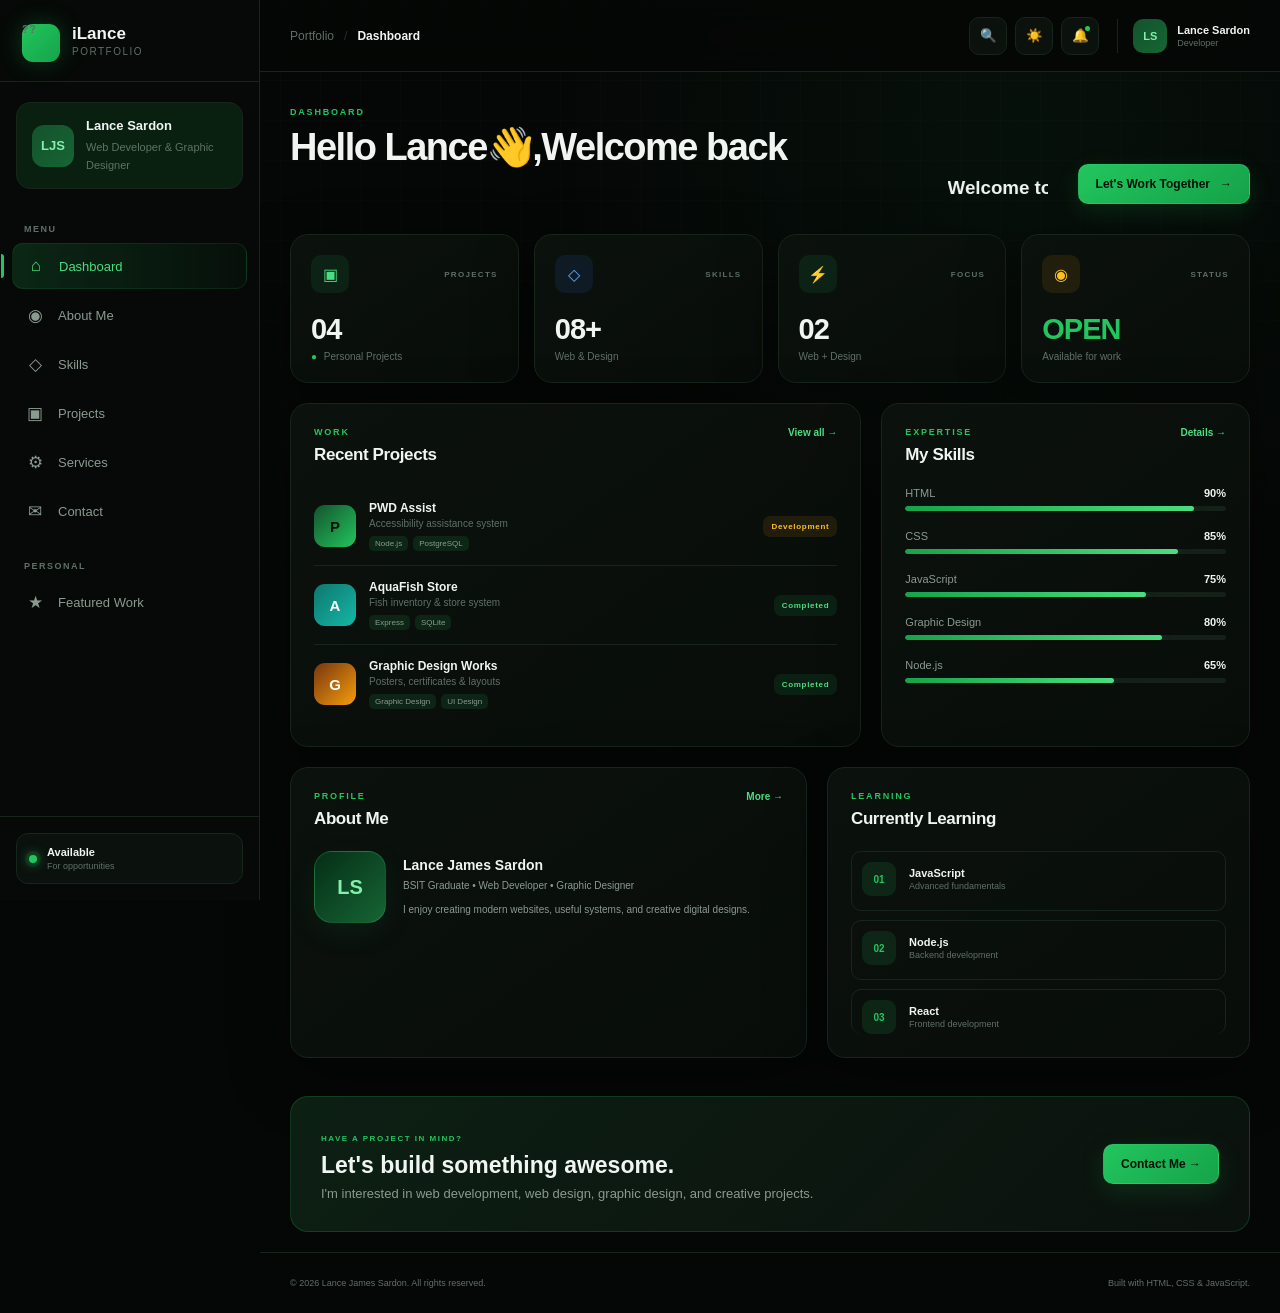
<file: index.html>
<!DOCTYPE html>
<html lang="en">

<head>
    <meta charset="UTF-8">
    <meta name="viewport" content="width=device-width, initial-scale=1.0">

    <title>Lance Sardon | Developer Portfolio</title>

    <link rel="stylesheet" href="style.css">
</head>

<body>

    <!-- ================================
         SIDEBAR
    ================================= -->

    <aside class="sidebar" id="sidebar">

        <div class="sidebar-header">

            <div class="logo">
                <span class="logo-icon">??</span>

                <div>
                    <h2>iLance</h2>
                    <span>Portfolio</span>
                </div>
            </div>

            <button class="sidebar-close" id="sidebarClose">
                ✕
            </button>

        </div>


        <!-- PROFILE -->

        <div class="sidebar-profile">

            <div class="profile-avatar">
                LJS
            </div>

            <div class="profile-info">
                <h3>Lance Sardon</h3>
                <span>Web Developer & Graphic Designer</span>
            </div>

        </div>


        <!-- NAVIGATION -->

        <nav class="sidebar-nav">

            <p class="nav-title">MENU</p>

            <a href="index.html" class="nav-item active">
                <span class="nav-icon">⌂</span>
                <span>Dashboard</span>
            </a>

            <a href="pages/about.html" class="nav-item">
                <span class="nav-icon">◉</span>
                <span>About Me</span>
            </a>

            <a href="pages/skills.html" class="nav-item">
                <span class="nav-icon">◇</span>
                <span>Skills</span>
            </a>

            <a href="pages/projects.html" class="nav-item">
                <span class="nav-icon">▣</span>
                <span>Projects</span>
            </a>

            <a href="pages/services.html" class="nav-item">
                <span class="nav-icon">⚙</span>
                <span>Services</span>
            </a>

            <a href="pages/contact.html" class="nav-item">
                <span class="nav-icon">✉</span>
                <span>Contact</span>
            </a>


            <p class="nav-title nav-title-bottom">PERSONAL</p>

            <a href="pages/projects.html" class="nav-item">
                <span class="nav-icon">★</span>
                <span>Featured Work</span>
            </a>

        </nav>


        <!-- SIDEBAR BOTTOM -->

        <div class="sidebar-bottom">

            <div class="availability-mini">

                <span class="status-dot"></span>

                <div>
                    <strong>Available</strong>
                    <small>For opportunities</small>
                </div>

            </div>

        </div>

    </aside>


    <!-- MOBILE OVERLAY -->

    <div class="sidebar-overlay" id="sidebarOverlay"></div>


    <!-- ================================
         MAIN CONTENT
    ================================= -->

    <main class="dashboard">

        <!-- TOPBAR -->

        <header class="topbar">

            <div class="topbar-left">

                <button class="menu-btn" id="menuBtn">
                    ☰
                </button>

                <div class="breadcrumb">

                    <span>Portfolio</span>

                    <span class="breadcrumb-arrow">/</span>

                    <strong>Dashboard</strong>

                </div>

            </div>


            <div class="topbar-right">

                <!-- SEARCH -->

                <button class="topbar-btn search-btn" id="searchBtn">
                    🔍
                </button>


                <!-- THEME -->

                <button class="topbar-btn" id="themeBtn">
                    ☀️
                </button>


                <!-- NOTIFICATION -->

                <button class="topbar-btn notification-btn">
                    🔔
                    <span class="notification-dot"></span>
                </button>


                <!-- USER -->

                <div class="topbar-user">

                    <div class="topbar-avatar">
                        LS
                    </div>

                    <div class="topbar-user-info">
                        <strong>Lance Sardon</strong>
                        <span>Developer</span>
                    </div>

                </div>

            </div>

        </header>


        <!-- DASHBOARD CONTENT -->

        <section class="dashboard-content">


            <!-- WELCOME -->

            <div class="welcome-section">

                <div>

                    <span class="dashboard-label">
                        DASHBOARD
                    </span>

                    <h1>
                     Hello Lance👋,Welcome back
                    </h1>

                    <h3>
                       <marquee>Welcome to my personal developer portfolio.
                        Here's an overview of my work, skills, and projects.</marquee> 
                    </h3>

                </div>


                <a href="pages/contact.html" class="primary-btn">
                    Let's Work Together
                    <span>→</span>
                </a>

            </div>


            <!-- STATS -->

            <div class="stats-grid">


                <div class="stat-card">

                    <div class="stat-top">

                        <div class="stat-icon purple">
                            ▣
                        </div>

                        <span class="stat-label">
                            PROJECTS
                        </span>

                    </div>

                    <div class="stat-number">
                        04
                    </div>

                    <div class="stat-footer">
                        <span class="stat-positive">●</span>
                        Personal Projects
                    </div>

                </div>


                <div class="stat-card">

                    <div class="stat-top">

                        <div class="stat-icon blue">
                            ◇
                        </div>

                        <span class="stat-label">
                            SKILLS
                        </span>

                    </div>

                    <div class="stat-number">
                        08+
                    </div>

                    <div class="stat-footer">
                        Web & Design
                    </div>

                </div>


                <div class="stat-card">

                    <div class="stat-top">

                        <div class="stat-icon green">
                            ⚡
                        </div>

                        <span class="stat-label">
                            FOCUS
                        </span>

                    </div>

                    <div class="stat-number">
                        02
                    </div>

                    <div class="stat-footer">
                        Web + Design
                    </div>

                </div>


                <div class="stat-card">

                    <div class="stat-top">

                        <div class="stat-icon orange">
                            ◉
                        </div>

                        <span class="stat-label">
                            STATUS
                        </span>

                    </div>

                    <div class="stat-number status-text">
                        OPEN
                    </div>

                    <div class="stat-footer">
                        Available for work
                    </div>

                </div>

            </div>


            <!-- MAIN GRID -->

            <div class="dashboard-grid">


                <!-- RECENT PROJECTS -->

                <div class="dashboard-card projects-dashboard">

                    <div class="card-header">

                        <div>

                            <span class="card-label">
                                WORK
                            </span>

                            <h2>
                                Recent Projects
                            </h2>

                        </div>

                        <a href="pages/projects.html" class="view-link">
                            View all →
                        </a>

                    </div>


                    <div class="project-list">


                        <!-- PROJECT -->

                        <div class="project-row">

                            <div class="project-logo purple-gradient">
                                P
                            </div>

                            <div class="project-info">

                                <h3>
                                    PWD Assist
                                </h3>

                                <p>
                                    Accessibility assistance system
                                </p>

                                <div class="project-tags">

                                    <span>Node.js</span>
                                    <span>PostgreSQL</span>

                                </div>

                            </div>

                            <span class="project-status">
                                Development
                            </span>

                        </div>


                        <!-- PROJECT -->

                        <div class="project-row">

                            <div class="project-logo blue-gradient">
                                A
                            </div>

                            <div class="project-info">

                                <h3>
                                    AquaFish Store
                                </h3>

                                <p>
                                    Fish inventory & store system
                                </p>

                                <div class="project-tags">

                                    <span>Express</span>
                                    <span>SQLite</span>

                                </div>

                            </div>

                            <span class="project-status completed">
                                Completed
                            </span>

                        </div>


                        <!-- PROJECT -->

                        <div class="project-row">

                            <div class="project-logo orange-gradient">
                                G
                            </div>

                            <div class="project-info">

                                <h3>
                                    Graphic Design Works
                                </h3>

                                <p>
                                    Posters, certificates & layouts
                                </p>

                                <div class="project-tags">

                                    <span>Graphic Design</span>
                                    <span>UI Design</span>

                                </div>

                            </div>

                            <span class="project-status completed">
                                Completed
                            </span>

                        </div>


                    </div>

                </div>


                <!-- SKILLS -->

                <div class="dashboard-card skills-dashboard">

                    <div class="card-header">

                        <div>

                            <span class="card-label">
                                EXPERTISE
                            </span>

                            <h2>
                                My Skills
                            </h2>

                        </div>

                        <a href="pages/skills.html" class="view-link">
                            Details →
                        </a>

                    </div>


                    <div class="skill-progress-list">


                        <div class="dashboard-skill">

                            <div class="skill-progress-header">

                                <span>
                                    HTML
                                </span>

                                <strong>
                                    90%
                                </strong>

                            </div>

                            <div class="progress-bar">

                                <div
                                    class="progress-fill"
                                    style="width: 90%;">
                                </div>

                            </div>

                        </div>


                        <div class="dashboard-skill">

                            <div class="skill-progress-header">

                                <span>
                                    CSS
                                </span>

                                <strong>
                                    85%
                                </strong>

                            </div>

                            <div class="progress-bar">

                                <div
                                    class="progress-fill"
                                    style="width: 85%;">
                                </div>

                            </div>

                        </div>


                        <div class="dashboard-skill">

                            <div class="skill-progress-header">

                                <span>
                                    JavaScript
                                </span>

                                <strong>
                                    75%
                                </strong>

                            </div>

                            <div class="progress-bar">

                                <div
                                    class="progress-fill"
                                    style="width: 75%;">
                                </div>

                            </div>

                        </div>


                        <div class="dashboard-skill">

                            <div class="skill-progress-header">

                                <span>
                                    Graphic Design
                                </span>

                                <strong>
                                    80%
                                </strong>

                            </div>

                            <div class="progress-bar">

                                <div
                                    class="progress-fill"
                                    style="width: 80%;">
                                </div>

                            </div>

                        </div>


                        <div class="dashboard-skill">

                            <div class="skill-progress-header">

                                <span>
                                    Node.js
                                </span>

                                <strong>
                                    65%
                                </strong>

                            </div>

                            <div class="progress-bar">

                                <div
                                    class="progress-fill"
                                    style="width: 65%;">
                                </div>

                            </div>

                        </div>


                    </div>

                </div>

            </div>


            <!-- BOTTOM GRID -->

            <div class="bottom-dashboard-grid">


                <!-- ABOUT -->

                <div class="dashboard-card about-dashboard">

                    <div class="card-header">

                        <div>

                            <span class="card-label">
                                PROFILE
                            </span>

                            <h2>
                                About Me
                            </h2>

                        </div>

                        <a href="pages/about.html" class="view-link">
                            More →
                        </a>

                    </div>


                    <div class="about-dashboard-content">

                        <div class="large-avatar">
                            LS
                        </div>

                        <div>

                            <h3>
                                Lance James Sardon
                            </h3>

                            <p>
                                BSIT Graduate • Web Developer •
                                Graphic Designer
                            </p>

                            <p class="about-description">
                                I enjoy creating modern websites,
                                useful systems, and creative digital
                                designs.
                            </p>

                        </div>

                    </div>

                </div>


                <!-- CURRENT LEARNING -->

                <div class="dashboard-card learning-dashboard">

                    <div class="card-header">

                        <div>

                            <span class="card-label">
                                LEARNING
                            </span>

                            <h2>
                                Currently Learning
                            </h2>

                        </div>

                    </div>


                    <div class="learning-items">

                        <div class="learning-item">

                            <span class="learning-number">
                                01
                            </span>

                            <div>
                                <strong>
                                    JavaScript
                                </strong>

                                <small>
                                    Advanced fundamentals
                                </small>
                            </div>

                        </div>


                        <div class="learning-item">

                            <span class="learning-number">
                                02
                            </span>

                            <div>
                                <strong>
                                    Node.js
                                </strong>

                                <small>
                                    Backend development
                                </small>
                            </div>

                        </div>


                        <div class="learning-item">

                            <span class="learning-number">
                                03
                            </span>

                            <div>
                                <strong>
                                    React
                                </strong>

                                <small>
                                    Frontend development
                                </small>
                            </div>

                        </div>

                    </div>

                </div>


            </div>


            <!-- CTA -->

            <div class="dashboard-cta">

                <div>

                    <span>
                        HAVE A PROJECT IN MIND?
                    </span>

                    <h2>
                        Let's build something awesome.
                    </h2>

                    <p>
                        I'm interested in web development,
                        web design, graphic design, and creative projects.
                    </p>

                </div>

                <a href="pages/contact.html" class="primary-btn">
                    Contact Me →
                </a>

            </div>


        </section>


        <!-- FOOTER -->

        <footer class="dashboard-footer">

            <p>
                © <span id="currentYear"></span>
                Lance James Sardon. All rights reserved.
            </p>

            <p>
                Built with HTML, CSS & JavaScript.
            </p>

        </footer>

    </main>


    <!-- SCRIPT -->

    <script src="script.js"></script>

</body>

</html>
</file>
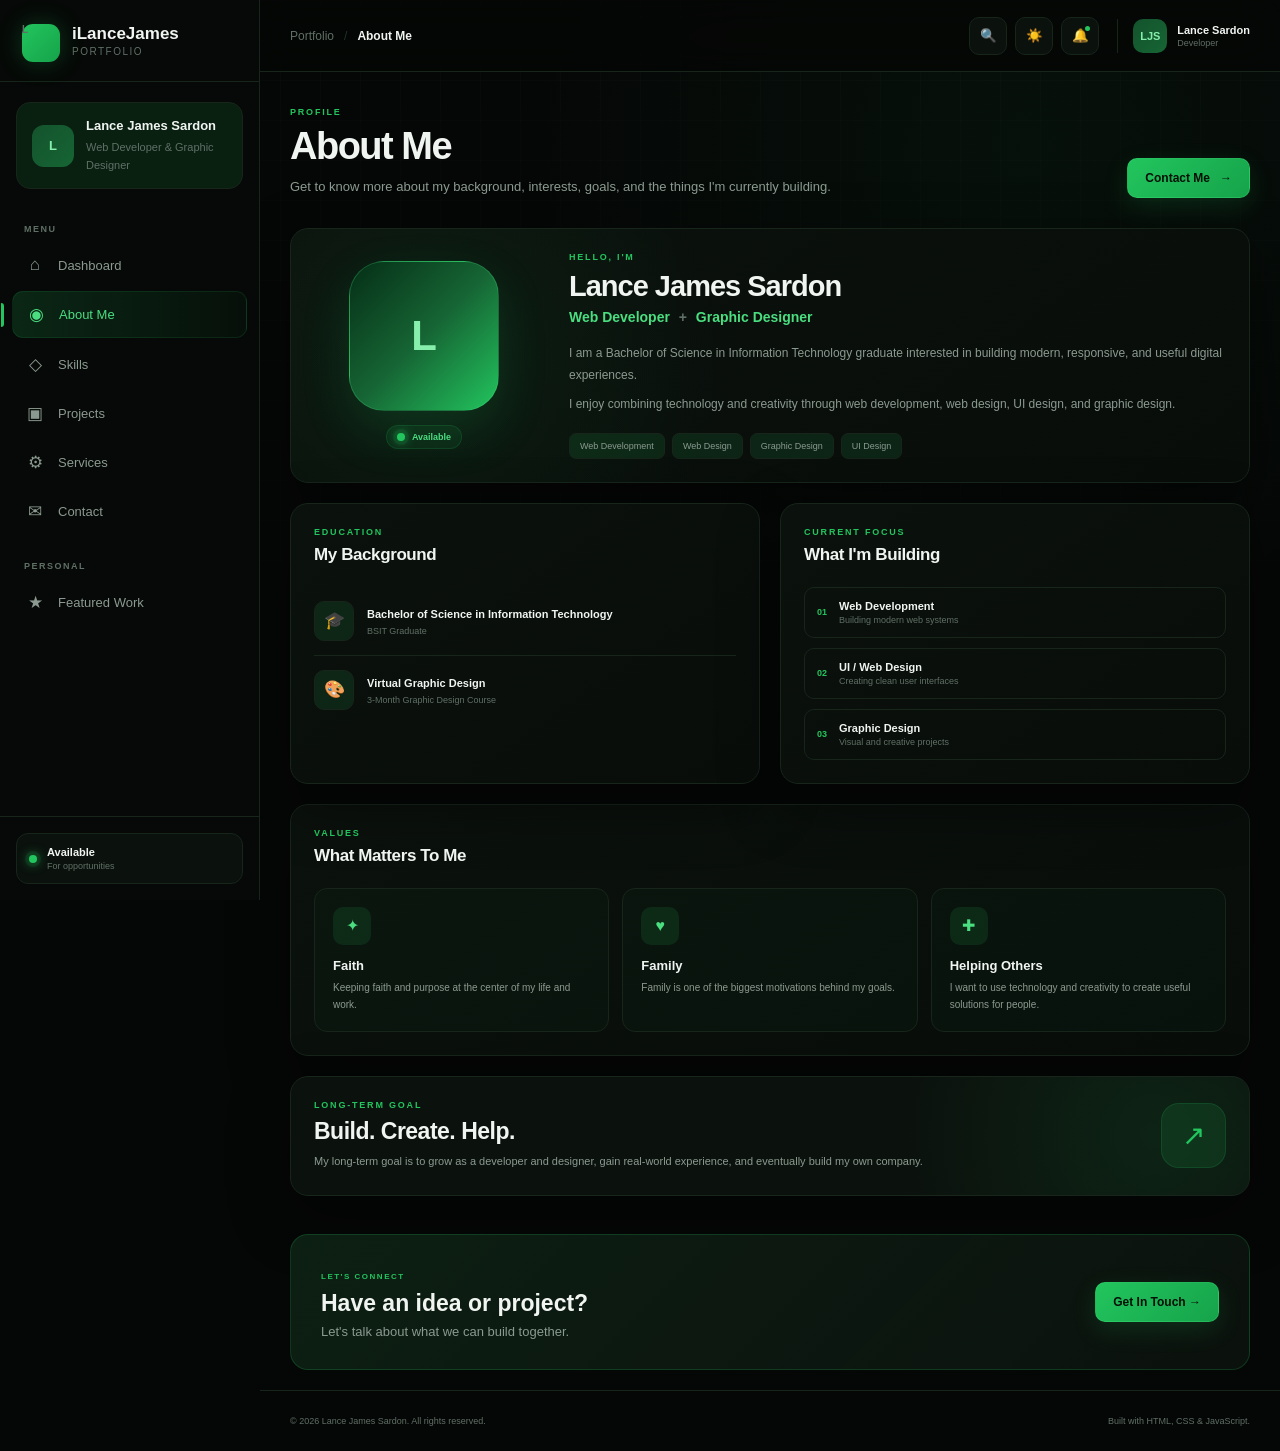
<file: pages/about.html>
<!DOCTYPE html>
<html lang="en">

<head>

    <meta charset="UTF-8">

    <meta
        name="viewport"
        content="width=device-width, initial-scale=1.0"
    >

    <title>About Me | Lance Sardon</title>

    <link
        rel="stylesheet"
        href="../style.css"
    >

</head>


<body>


    <!-- ==========================================
         SIDEBAR
    =========================================== -->

    <aside
        class="sidebar"
        id="sidebar"
    >

        <!-- SIDEBAR HEADER -->

        <div class="sidebar-header">

            <div class="logo">

                <span class="logo-icon">
                    L
                </span>

                <div>

                    <h2>
                        iLanceJames
                    </h2>

                    <span>
                        Portfolio
                    </span>

                </div>

            </div>


            <button
                class="sidebar-close"
                id="sidebarClose"
            >
                ✕
            </button>

        </div>


        <!-- PROFILE -->

        <div class="sidebar-profile">

            <div class="profile-avatar">
                L
            </div>

            <div class="profile-info">

                <h3>
                    Lance James Sardon   
                </h3>

                <span>
                    Web Developer & Graphic Designer
                </span>

            </div>

        </div>


        <!-- NAVIGATION -->

        <nav class="sidebar-nav">

            <p class="nav-title">
                MENU
            </p>


            <a
                href="../index.html"
                class="nav-item"
            >

                <span class="nav-icon">
                    ⌂
                </span>

                <span>
                    Dashboard
                </span>

            </a>


            <a
                href="about.html"
                class="nav-item active"
            >

                <span class="nav-icon">
                    ◉
                </span>

                <span>
                    About Me
                </span>

            </a>


            <a
                href="skills.html"
                class="nav-item"
            >

                <span class="nav-icon">
                    ◇
                </span>

                <span>
                    Skills
                </span>

            </a>


            <a
                href="projects.html"
                class="nav-item"
            >

                <span class="nav-icon">
                    ▣
                </span>

                <span>
                    Projects
                </span>

            </a>


            <a
                href="services.html"
                class="nav-item"
            >

                <span class="nav-icon">
                    ⚙
                </span>

                <span>
                    Services
                </span>

            </a>


            <a
                href="contact.html"
                class="nav-item"
            >

                <span class="nav-icon">
                    ✉
                </span>

                <span>
                    Contact
                </span>

            </a>


            <p class="nav-title nav-title-bottom">
                PERSONAL
            </p>


            <a
                href="projects.html"
                class="nav-item"
            >

                <span class="nav-icon">
                    ★
                </span>

                <span>
                    Featured Work
                </span>

            </a>

        </nav>


        <!-- SIDEBAR BOTTOM -->

        <div class="sidebar-bottom">

            <div class="availability-mini">

                <span class="status-dot"></span>

                <div>

                    <strong>
                        Available
                    </strong>

                    <small>
                        For opportunities
                    </small>

                </div>

            </div>

        </div>

    </aside>


    <!-- OVERLAY -->

    <div
        class="sidebar-overlay"
        id="sidebarOverlay"
    ></div>


    <!-- ==========================================
         MAIN
    =========================================== -->

    <main class="dashboard">


        <!-- TOPBAR -->

        <header class="topbar">

            <div class="topbar-left">

                <button
                    class="menu-btn"
                    id="menuBtn"
                >
                    ☰
                </button>


                <div class="breadcrumb">

                    <span>
                        Portfolio
                    </span>

                    <span class="breadcrumb-arrow">
                        /
                    </span>

                    <strong>
                        About Me
                    </strong>

                </div>

            </div>


            <div class="topbar-right">


                <!-- SEARCH -->

                <button
                    class="topbar-btn search-btn"
                >
                    🔍
                </button>


                <!-- THEME -->

                <button
                    class="topbar-btn"
                    id="themeBtn"
                >
                    ☀️
                </button>


                <!-- NOTIFICATION -->

                <button
                    class="topbar-btn notification-btn"
                >

                    🔔

                    <span
                        class="notification-dot"
                    ></span>

                </button>


                <!-- USER -->

                <div class="topbar-user">

                    <div class="topbar-avatar">
                        LJS
                    </div>

                    <div class="topbar-user-info">

                        <strong>
                            Lance Sardon
                        </strong>

                        <span>
                            Developer
                        </span>

                    </div>

                </div>

            </div>

        </header>


        <!-- ==========================================
             ABOUT CONTENT
        =========================================== -->

        <section class="dashboard-content">


            <!-- PAGE HEADER -->

            <div class="welcome-section">

                <div>

                    <span class="dashboard-label">
                        PROFILE
                    </span>

                    <h1>
                        About Me
                    </h1>

                    <p>
                        Get to know more about my background,
                        interests, goals, and the things I'm
                        currently building.
                    </p>

                </div>


                <a
                    href="contact.html"
                    class="primary-btn"
                >
                    Contact Me
                    <span>
                        →
                    </span>
                </a>

            </div>


            <!-- ======================================
                 PROFILE CARD
            ======================================= -->

            <div class="about-profile-card dashboard-card">


                <!-- PROFILE IMAGE -->

                <div class="about-profile-image">

                    <div class="about-avatar">

                        L

                    </div>

                    <div class="profile-status">

                        <span class="status-dot"></span>

                        Available

                    </div>

                </div>


                <!-- PROFILE INFORMATION -->

                <div class="about-profile-info">

                    <span class="card-label">
                        HELLO, I'M
                    </span>

                    <h2>
                        Lance James Sardon
                    </h2>

                    <h3>
                        Web Developer
                        <span>+</span>
                        Graphic Designer
                    </h3>

                    <p>

                        I am a Bachelor of Science in
                        Information Technology graduate
                        interested in building modern,
                        responsive, and useful digital
                        experiences.

                    </p>

                    <p>

                        I enjoy combining technology and
                        creativity through web development,
                        web design, UI design, and graphic
                        design.

                    </p>


                    <!-- TAGS -->

                    <div class="about-tags">

                        <span>
                            Web Development
                        </span>

                        <span>
                            Web Design
                        </span>

                        <span>
                            Graphic Design
                        </span>

                        <span>
                            UI Design
                        </span>

                    </div>

                </div>

            </div>


            <!-- ======================================
                 INFORMATION GRID
            ======================================= -->

            <div class="about-info-grid">


                <!-- EDUCATION -->

                <div class="dashboard-card">

                    <div class="card-header">

                        <div>

                            <span class="card-label">
                                EDUCATION
                            </span>

                            <h2>
                                My Background
                            </h2>

                        </div>

                    </div>


                    <div class="about-info-item">

                        <div class="info-icon">
                            🎓
                        </div>

                        <div>

                            <h3>
                                Bachelor of Science
                                in Information Technology
                            </h3>

                            <p>
                                BSIT Graduate
                            </p>

                        </div>

                    </div>


                    <div class="about-info-item">

                        <div class="info-icon">
                            🎨
                        </div>

                        <div>

                            <h3>
                                Virtual Graphic Design
                            </h3>

                            <p>
                                3-Month Graphic Design Course
                            </p>

                        </div>

                    </div>

                </div>


                <!-- CURRENT FOCUS -->

                <div class="dashboard-card">

                    <div class="card-header">

                        <div>

                            <span class="card-label">
                                CURRENT FOCUS
                            </span>

                            <h2>
                                What I'm Building
                            </h2>

                        </div>

                    </div>


                    <div class="focus-list">


                        <div class="focus-item">

                            <span>
                                01
                            </span>

                            <div>

                                <strong>
                                    Web Development
                                </strong>

                                <small>
                                    Building modern web systems
                                </small>

                            </div>

                        </div>


                        <div class="focus-item">

                            <span>
                                02
                            </span>

                            <div>

                                <strong>
                                    UI / Web Design
                                </strong>

                                <small>
                                    Creating clean user interfaces
                                </small>

                            </div>

                        </div>


                        <div class="focus-item">

                            <span>
                                03
                            </span>

                            <div>

                                <strong>
                                    Graphic Design
                                </strong>

                                <small>
                                    Visual and creative projects
                                </small>

                            </div>

                        </div>

                    </div>

                </div>

            </div>


            <!-- ======================================
                 VALUES
            ======================================= -->

            <div class="dashboard-card values-dashboard">

                <div class="card-header">

                    <div>

                        <span class="card-label">
                            VALUES
                        </span>

                        <h2>
                            What Matters To Me
                        </h2>

                    </div>

                </div>


                <div class="values-grid">


                    <!-- VALUE 1 -->

                    <div class="value-card">

                        <div class="value-icon">
                            ✦
                        </div>

                        <h3>
                            Faith
                        </h3>

                        <p>
                            Keeping faith and purpose
                            at the center of my life
                            and work.
                        </p>

                    </div>


                    <!-- VALUE 2 -->

                    <div class="value-card">

                        <div class="value-icon">
                            ♥
                        </div>

                        <h3>
                            Family
                        </h3>

                        <p>
                            Family is one of the biggest
                            motivations behind my goals.
                        </p>

                    </div>


                    <!-- VALUE 3 -->

                    <div class="value-card">

                        <div class="value-icon">
                            ✚
                        </div>

                        <h3>
                            Helping Others
                        </h3>

                        <p>
                            I want to use technology and
                            creativity to create useful
                            solutions for people.
                        </p>

                    </div>

                </div>

            </div>


            <!-- ======================================
                 PERSONAL GOAL
            ======================================= -->

            <div class="dashboard-card goal-card">

                <div class="goal-content">

                    <span class="card-label">
                        LONG-TERM GOAL
                    </span>

                    <h2>
                        Build. Create. Help.
                    </h2>

                    <p>

                        My long-term goal is to grow as a
                        developer and designer, gain real-world
                        experience, and eventually build my
                        own company.

                    </p>

                </div>


                <div class="goal-icon">

                    <span>
                        ↗
                    </span>

                </div>

            </div>


            <!-- ======================================
                 CTA
            ======================================= -->

            <div class="dashboard-cta">

                <div>

                    <span>
                        LET'S CONNECT
                    </span>

                    <h2>
                        Have an idea or project?
                    </h2>

                    <p>
                        Let's talk about what we can build
                        together.
                    </p>

                </div>


                <a
                    href="contact.html"
                    class="primary-btn"
                >
                    Get In Touch →
                </a>

            </div>


        </section>


        <!-- FOOTER -->

        <footer class="dashboard-footer">

            <p>

                ©
                <span id="currentYear"></span>

                Lance James Sardon.

                All rights reserved.

            </p>


            <p>

                Built with HTML, CSS & JavaScript.

            </p>

        </footer>


    </main>


    <!-- JAVASCRIPT -->

    <script src="../script.js"></script>

</body>

</html>
</file>
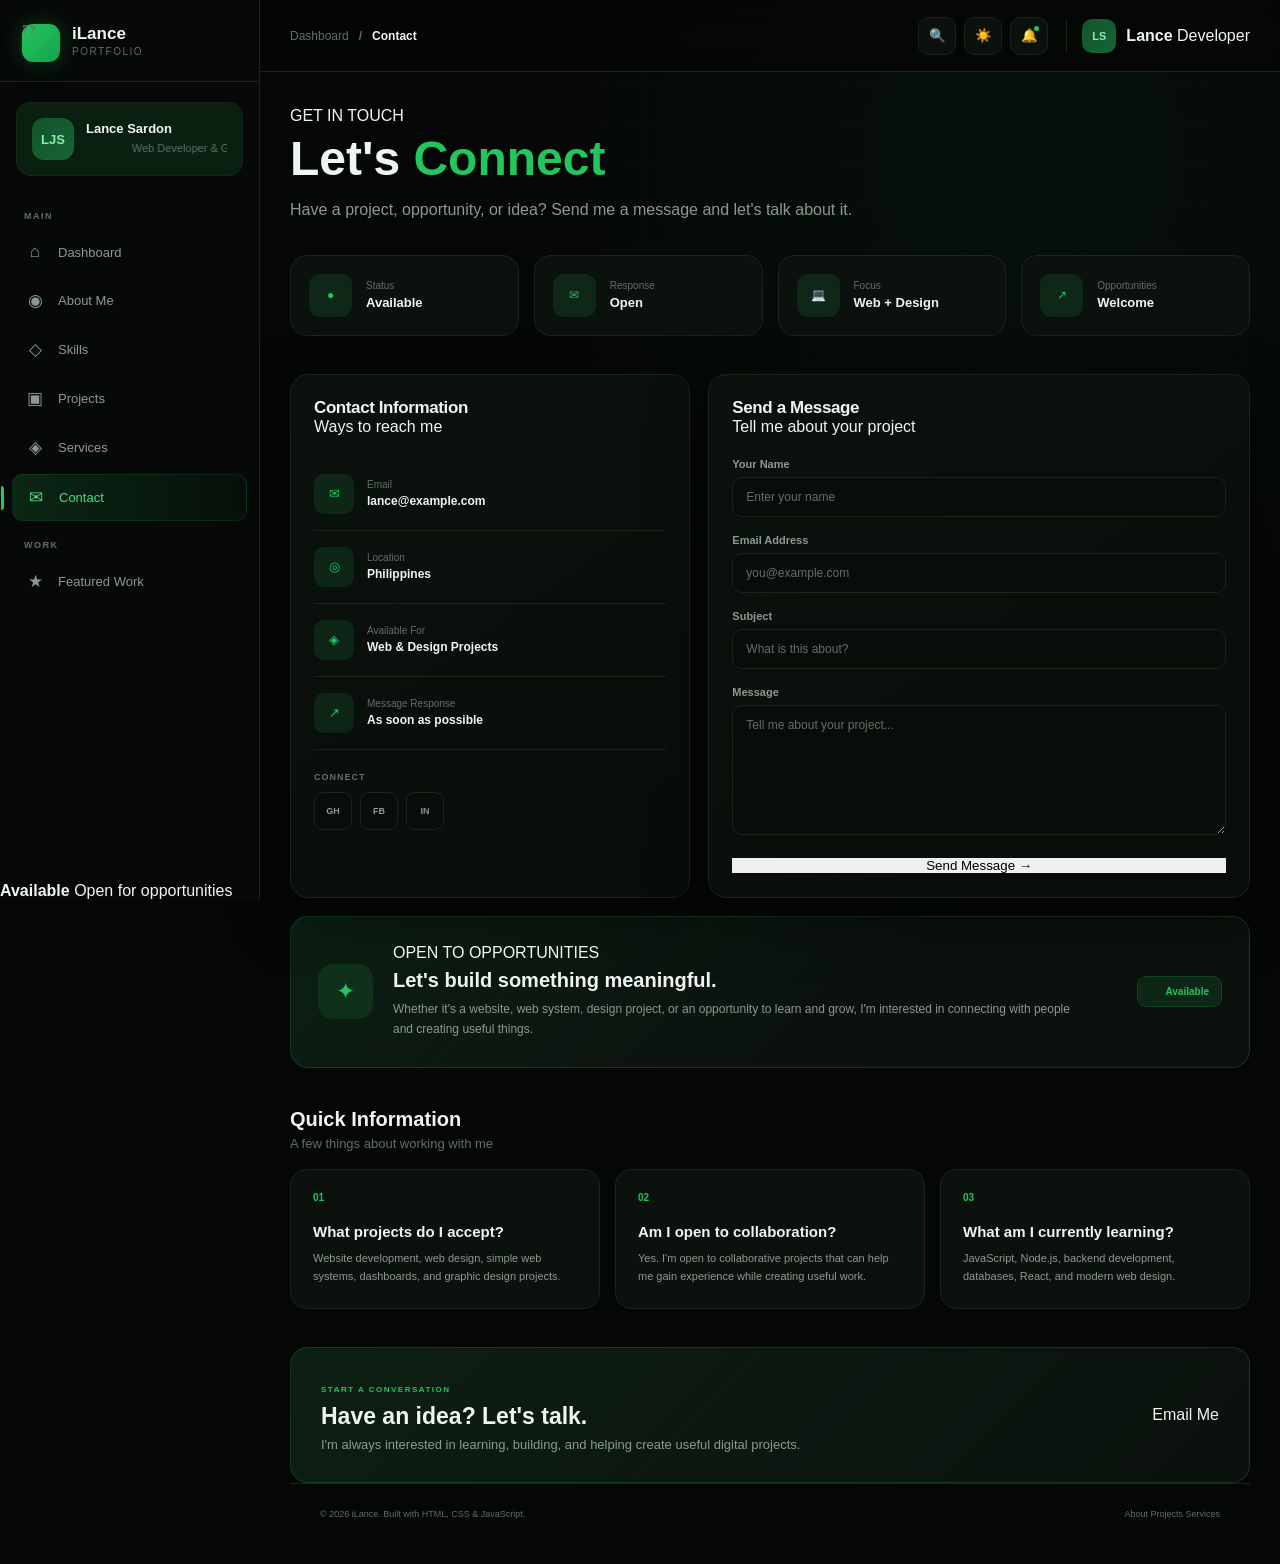
<file: pages/contact.html>
<!DOCTYPE html>
<html lang="en">
<head>
    <meta charset="UTF-8">
    <meta name="viewport" content="width=device-width, initial-scale=1.0">

    <title>Contact | iLance Portfolio</title>

    <link rel="stylesheet" href="../style.css">
</head>

<body>

    <!-- ==========================================
         MOBILE OVERLAY
    =========================================== -->

    <div class="sidebar-overlay" id="sidebarOverlay"></div>


   
    <!-- ================================
         SIDEBAR
    ================================= -->
    
    <aside class="sidebar" id="sidebar">

        <div class="sidebar-header">

            <div class="logo">
                <span class="logo-icon">??</span>

                <div>
                    <h2>iLance</h2>
                    <span>Portfolio</span>
                </div>
            </div>

            <button class="sidebar-close" id="sidebarClose">
                ✕
            </button>

        </div>



        <!-- PROFILE -->

        
        <div class="sidebar-profile">

            <div class="profile-avatar">
                LJS
            </div>

            <div class="profile-info">
                <h3>Lance Sardon</h3>
                <span><marquee>Web Developer & Graphic Designer</marquee></span>
            </div>

        </div>


        <!-- NAVIGATION -->

        <nav class="sidebar-nav">

            <p class="nav-title">MAIN</p>

            <a href="../index.html" class="nav-item">
                <span class="nav-icon">⌂</span>
                <span>Dashboard</span>
            </a>

            <a href="about.html" class="nav-item">
                <span class="nav-icon">◉</span>
                <span>About Me</span>
            </a>

            <a href="skills.html" class="nav-item">
                <span class="nav-icon">◇</span>
                <span>Skills</span>
            </a>

            <a href="projects.html" class="nav-item">
                <span class="nav-icon">▣</span>
                <span>Projects</span>
            </a>

            <a href="services.html" class="nav-item">
                <span class="nav-icon">◈</span>
                <span>Services</span>
            </a>

            <a href="contact.html" class="nav-item active">
                <span class="nav-icon">✉</span>
                <span>Contact</span>
            </a>


            <p class="nav-title nav-title-space">WORK</p>

            <a href="projects.html" class="nav-item">
                <span class="nav-icon">★</span>
                <span>Featured Work</span>
            </a>

        </nav>


        <!-- AVAILABILITY -->

        <div class="sidebar-availability">

            <div class="availability-dot"></div>

            <div>
                <strong>Available</strong>
                <span>Open for opportunities</span>
            </div>

        </div>

    </aside>



    <!-- ==========================================
         MAIN DASHBOARD
    =========================================== -->

    <main class="dashboard">


        <!-- ==========================================
             TOPBAR
        =========================================== -->

        <header class="topbar">

            <div class="topbar-left">

                <button class="menu-btn" id="menuBtn">
                    ☰
                </button>

                <div class="breadcrumb">

                    <span>Dashboard</span>

                    <b>/</b>

                    <strong>Contact</strong>

                </div>

            </div>


            <div class="topbar-right">

                <button class="topbar-btn search-btn" id="searchBtn">
                    🔍
                </button>

                <button class="topbar-btn" id="themeBtn">
                    ☀️
                </button>

                <button class="topbar-btn notification-btn">
                    🔔
                    <span class="notification-dot"></span>
                </button>

                <div class="topbar-user">

                    <div class="topbar-avatar">
                        LS
                    </div>

                    <div>
                        <strong>Lance</strong>
                        <span>Developer</span>
                    </div>

                </div>

            </div>

        </header>



        <!-- ==========================================
             PAGE CONTENT
        =========================================== -->

        <section class="dashboard-content">


            <!-- PAGE HEADER -->

            <div class="page-heading">

                <div>

                    <span class="eyebrow">
                        GET IN TOUCH
                    </span>

                    <h1>
                        Let's <span>Connect</span>
                    </h1>

                    <p>
                        Have a project, opportunity, or idea?
                        Send me a message and let's talk about it.
                    </p>

                </div>

            </div>



            <!-- ==========================================
                 CONTACT STATS
            =========================================== -->

            <div class="contact-stats">


                <div class="contact-stat-card">

                    <div class="contact-stat-icon">
                        ●
                    </div>

                    <div>
                        <span>Status</span>
                        <strong>Available</strong>
                    </div>

                </div>


                <div class="contact-stat-card">

                    <div class="contact-stat-icon">
                        ✉
                    </div>

                    <div>
                        <span>Response</span>
                        <strong>Open</strong>
                    </div>

                </div>


                <div class="contact-stat-card">

                    <div class="contact-stat-icon">
                        💻
                    </div>

                    <div>
                        <span>Focus</span>
                        <strong>Web + Design</strong>
                    </div>

                </div>


                <div class="contact-stat-card">

                    <div class="contact-stat-icon">
                        ↗
                    </div>

                    <div>
                        <span>Opportunities</span>
                        <strong>Welcome</strong>
                    </div>

                </div>

            </div>



            <!-- ==========================================
                 CONTACT GRID
            =========================================== -->

            <div class="contact-dashboard-grid">


                <!-- ======================================
                     CONTACT INFORMATION
                ======================================= -->

                <div class="dashboard-card contact-info-card">

                    <div class="card-header">

                        <div>

                            <h2>
                                Contact Information
                            </h2>

                            <p>
                                Ways to reach me
                            </p>

                        </div>

                    </div>


                    <!-- EMAIL -->

                    <div class="contact-info-item">

                        <div class="contact-info-icon">
                            ✉
                        </div>

                        <div>

                            <span>Email</span>

                            <strong>
                                lance@example.com
                            </strong>

                        </div>

                    </div>


                    <!-- LOCATION -->

                    <div class="contact-info-item">

                        <div class="contact-info-icon">
                            ◎
                        </div>

                        <div>

                            <span>Location</span>

                            <strong>
                                Philippines
                            </strong>

                        </div>

                    </div>


                    <!-- WORK -->

                    <div class="contact-info-item">

                        <div class="contact-info-icon">
                            ◈
                        </div>

                        <div>

                            <span>Available For</span>

                            <strong>
                                Web & Design Projects
                            </strong>

                        </div>

                    </div>


                    <!-- RESPONSE -->

                    <div class="contact-info-item">

                        <div class="contact-info-icon">
                            ↗
                        </div>

                        <div>

                            <span>Message Response</span>

                            <strong>
                                As soon as possible
                            </strong>

                        </div>

                    </div>


                    <!-- SOCIAL -->

                    <div class="contact-socials">

                        <span class="social-label">
                            CONNECT
                        </span>

                        <div class="social-links">

                            <a href="#" class="social-link">
                                GH
                            </a>

                            <a href="#" class="social-link">
                                FB
                            </a>

                            <a href="#" class="social-link">
                                IN
                            </a>

                        </div>

                    </div>

                </div>



                <!-- ======================================
                     CONTACT FORM
                ======================================= -->

                <div class="dashboard-card contact-form-card">

                    <div class="card-header">

                        <div>

                            <h2>
                                Send a Message
                            </h2>

                            <p>
                                Tell me about your project
                            </p>

                        </div>

                    </div>


                    <form id="contactForm">


                        <!-- NAME -->

                        <div class="form-group">

                            <label for="name">
                                Your Name
                            </label>

                            <input
                                type="text"
                                id="name"
                                name="name"
                                placeholder="Enter your name"
                                required
                            >

                        </div>


                        <!-- EMAIL -->

                        <div class="form-group">

                            <label for="email">
                                Email Address
                            </label>

                            <input
                                type="email"
                                id="email"
                                name="email"
                                placeholder="you@example.com"
                                required
                            >

                        </div>


                        <!-- SUBJECT -->

                        <div class="form-group">

                            <label for="subject">
                                Subject
                            </label>

                            <input
                                type="text"
                                id="subject"
                                name="subject"
                                placeholder="What is this about?"
                                required
                            >

                        </div>


                        <!-- MESSAGE -->

                        <div class="form-group">

                            <label for="message">
                                Message
                            </label>

                            <textarea
                                id="message"
                                name="message"
                                rows="6"
                                placeholder="Tell me about your project..."
                                required
                            ></textarea>

                        </div>


                        <!-- BUTTON -->

                        <button
                            type="submit"
                            class="btn btn-primary contact-submit"
                        >
                            Send Message
                            <span>→</span>
                        </button>


                        <!-- MESSAGE -->

                        <div
                            id="formMessage"
                            class="form-message"
                        ></div>

                    </form>

                </div>

            </div>



            <!-- ==========================================
                 WORK TOGETHER
            =========================================== -->

            <div class="contact-work-card">

                <div class="contact-work-icon">
                    ✦
                </div>

                <div class="contact-work-content">

                    <span class="eyebrow">
                        OPEN TO OPPORTUNITIES
                    </span>

                    <h2>
                        Let's build something meaningful.
                    </h2>

                    <p>
                        Whether it's a website, web system, design project,
                        or an opportunity to learn and grow, I'm interested
                        in connecting with people and creating useful things.
                    </p>

                </div>

                <div class="contact-work-status">

                    <div class="availability-dot"></div>

                    <span>
                        Available
                    </span>

                </div>

            </div>



            <!-- ==========================================
                 FAQ / QUICK INFO
            =========================================== -->

            <div class="section-title-row contact-faq-title">

                <div>

                    <h2>
                        Quick Information
                    </h2>

                    <p>
                        A few things about working with me
                    </p>

                </div>

            </div>


            <div class="contact-faq-grid">


                <div class="contact-faq-card">

                    <div class="faq-number">
                        01
                    </div>

                    <h3>
                        What projects do I accept?
                    </h3>

                    <p>
                        Website development, web design, simple web systems,
                        dashboards, and graphic design projects.
                    </p>

                </div>


                <div class="contact-faq-card">

                    <div class="faq-number">
                        02
                    </div>

                    <h3>
                        Am I open to collaboration?
                    </h3>

                    <p>
                        Yes. I'm open to collaborative projects that can
                        help me gain experience while creating useful work.
                    </p>

                </div>


                <div class="contact-faq-card">

                    <div class="faq-number">
                        03
                    </div>

                    <h3>
                        What am I currently learning?
                    </h3>

                    <p>
                        JavaScript, Node.js, backend development,
                        databases, React, and modern web design.
                    </p>

                </div>

            </div>



            <!-- ==========================================
                 CTA
            =========================================== -->

            <div class="dashboard-cta">

                <div>

                    <span class="eyebrow">
                        START A CONVERSATION
                    </span>

                    <h2>
                        Have an idea? Let's talk.
                    </h2>

                    <p>
                        I'm always interested in learning, building,
                        and helping create useful digital projects.
                    </p>

                </div>

                <a
                    href="mailto:lance@example.com"
                    class="btn btn-primary"
                >
                    Email Me
                </a>

            </div>



            <!-- ==========================================
                 FOOTER
            =========================================== -->

            <footer class="dashboard-footer">

                <p>
                    © <span id="currentYear"></span>
                    iLance. Built with HTML, CSS & JavaScript.
                </p>

                <div class="footer-links">

                    <a href="about.html">About</a>
                    <a href="projects.html">Projects</a>
                    <a href="services.html">Services</a>

                </div>

            </footer>

        </section>

    </main>


    <!-- JAVASCRIPT -->

    <script src="../script.js"></script>

</body>
</html>
</file>
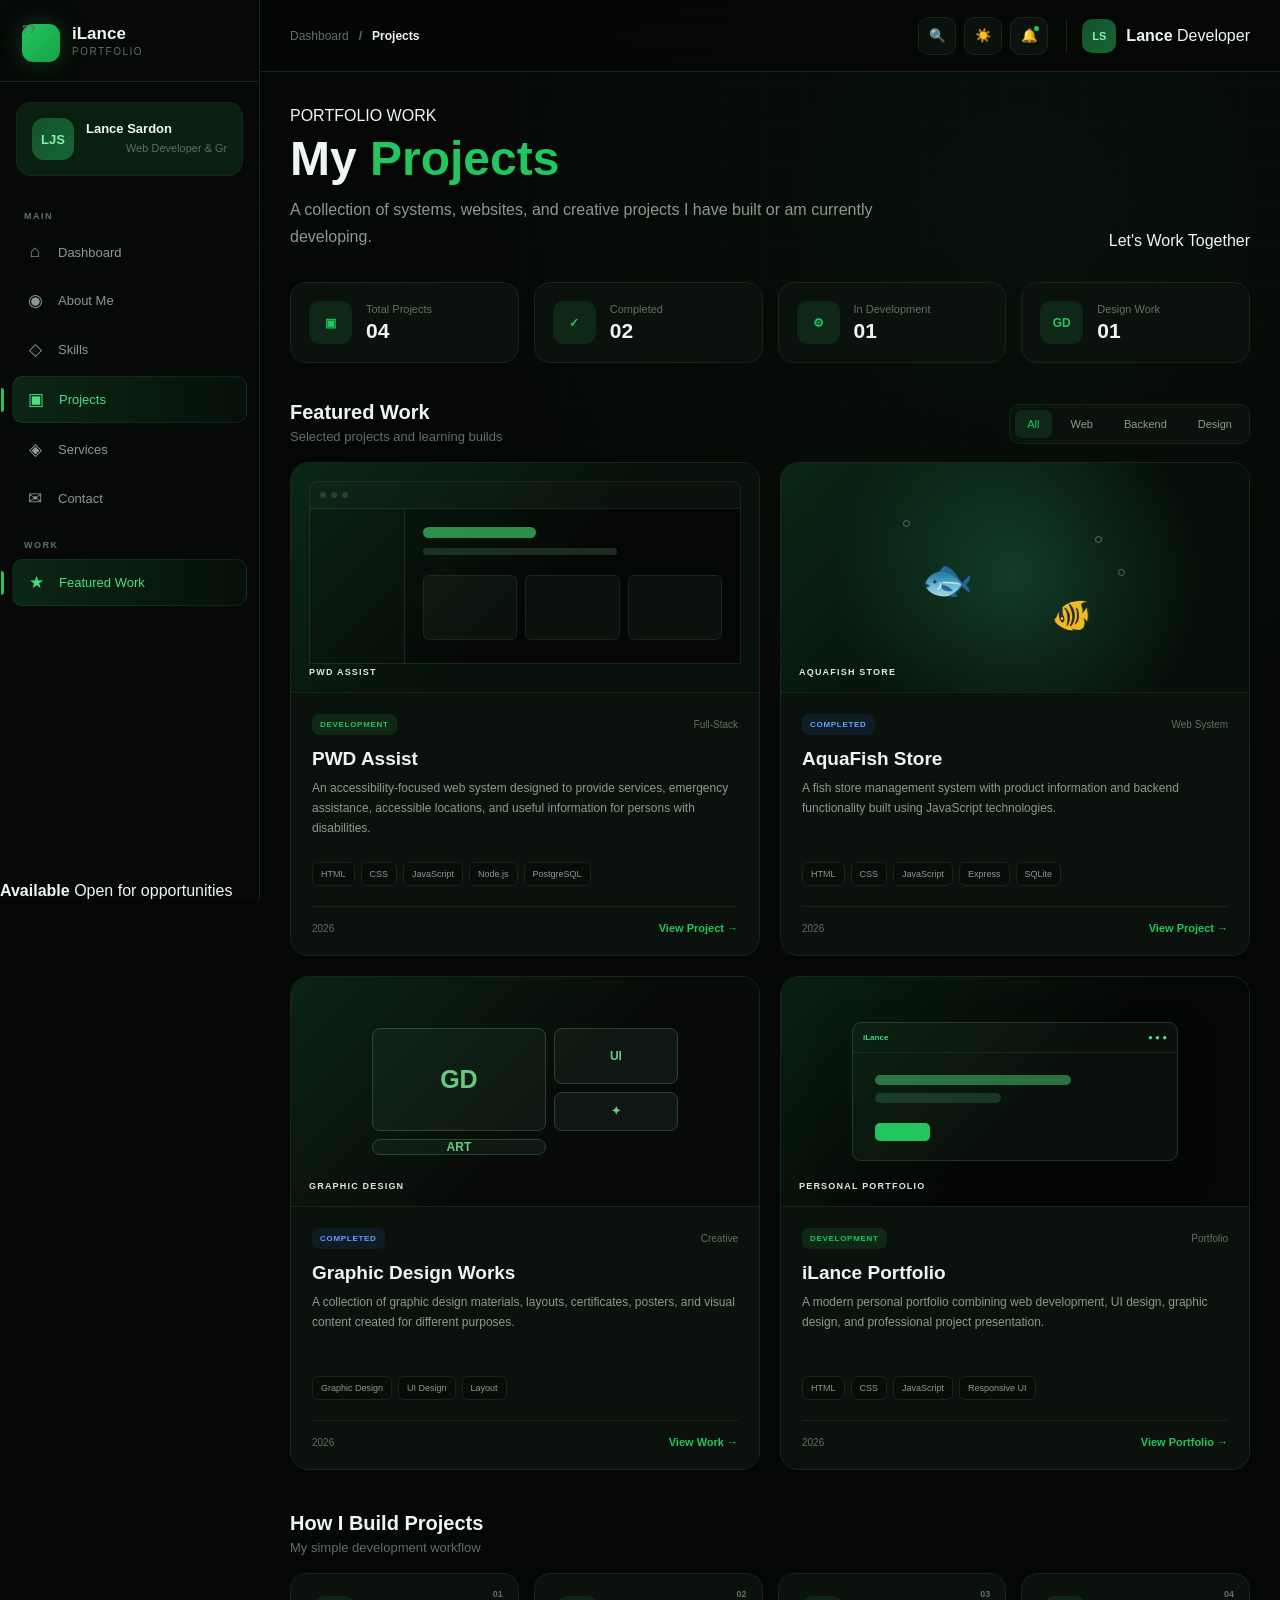
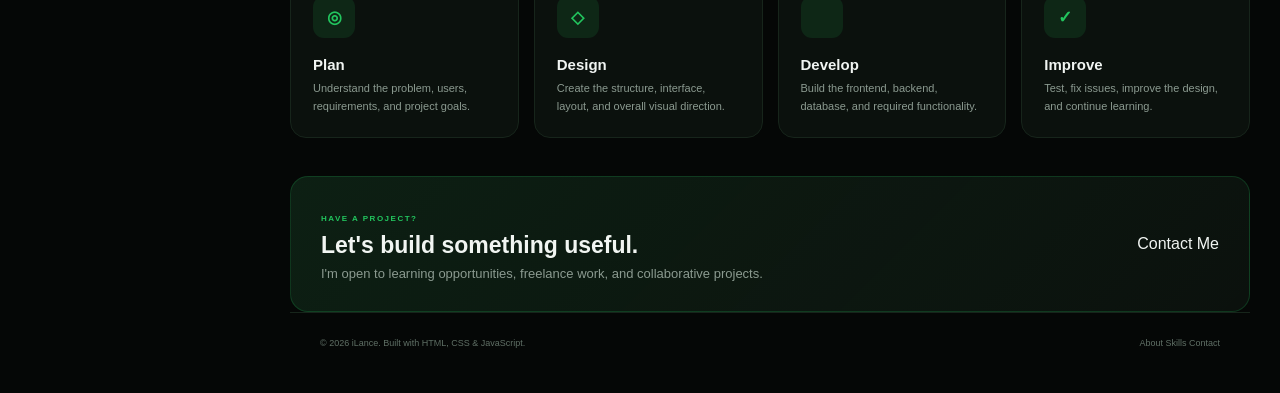
<file: pages/projects.html>
<!DOCTYPE html>
<html lang="en">
<head>
    <meta charset="UTF-8">
    <meta name="viewport" content="width=device-width, initial-scale=1.0">

    <title>Projects | iLance Portfolio</title>

    <link rel="stylesheet" href="../style.css">
</head>

<body>

    <!-- ==========================================
         MOBILE OVERLAY
    =========================================== -->

    <div class="sidebar-overlay" id="sidebarOverlay"></div>


    
    <!-- ================================
         SIDEBAR
    ================================= -->
    
    <aside class="sidebar" id="sidebar">

        <div class="sidebar-header">

            <div class="logo">
                <span class="logo-icon">??</span>

                <div>
                    <h2>iLance</h2>
                    <span>Portfolio</span>
                </div>
            </div>

            <button class="sidebar-close" id="sidebarClose">
                ✕
            </button>

        </div>



        <!-- PROFILE -->

        
        <div class="sidebar-profile">

            <div class="profile-avatar">
                LJS
            </div>

            <div class="profile-info">
                <h3>Lance Sardon</h3>
                <span><marquee>Web Developer & Graphic Designer</marquee></span>
            </div>

        </div>


        <!-- NAVIGATION -->

        <nav class="sidebar-nav">

            <p class="nav-title">MAIN</p>

            <a href="../index.html" class="nav-item">
                <span class="nav-icon">⌂</span>
                <span>Dashboard</span>
            </a>

            <a href="about.html" class="nav-item">
                <span class="nav-icon">◉</span>
                <span>About Me</span>
            </a>

            <a href="skills.html" class="nav-item">
                <span class="nav-icon">◇</span>
                <span>Skills</span>
            </a>

            <a href="projects.html" class="nav-item active">
                <span class="nav-icon">▣</span>
                <span>Projects</span>
            </a>

            <a href="services.html" class="nav-item">
                <span class="nav-icon">◈</span>
                <span>Services</span>
            </a>

            <a href="contact.html" class="nav-item">
                <span class="nav-icon">✉</span>
                <span>Contact</span>
            </a>


            <p class="nav-title nav-title-space">WORK</p>

            <a href="projects.html" class="nav-item active">
                <span class="nav-icon">★</span>
                <span>Featured Work</span>
            </a>

        </nav>


        <!-- AVAILABILITY -->

        <div class="sidebar-availability">

            <div class="availability-dot"></div>

            <div>
                <strong>Available</strong>
                <span>Open for opportunities</span>
            </div>

        </div>

    </aside>



    <!-- ==========================================
         MAIN DASHBOARD
    =========================================== -->

    <main class="dashboard">


        <!-- ==========================================
             TOPBAR
        =========================================== -->

        <header class="topbar">

            <div class="topbar-left">

                <button class="menu-btn" id="menuBtn">
                    ☰
                </button>

                <div class="breadcrumb">
                    <span>Dashboard</span>
                    <b>/</b>
                    <strong>Projects</strong>
                </div>

            </div>


            <div class="topbar-right">

                <button class="topbar-btn search-btn" id="searchBtn">
                    🔍
                </button>

                <button class="topbar-btn" id="themeBtn">
                    ☀️
                </button>

                <button class="topbar-btn notification-btn">
                    🔔
                    <span class="notification-dot"></span>
                </button>

                <div class="topbar-user">

                    <div class="topbar-avatar">
                        LS
                    </div>

                    <div>
                        <strong>Lance</strong>
                        <span>Developer</span>
                    </div>

                </div>

            </div>

        </header>



        <!-- ==========================================
             PAGE CONTENT
        =========================================== -->

        <section class="dashboard-content">


            <!-- PAGE HEADER -->

            <div class="page-heading project-heading">

                <div>

                    <span class="eyebrow">
                        PORTFOLIO WORK
                    </span>

                    <h1>
                        My <span>Projects</span>
                    </h1>

                    <p>
                        A collection of systems, websites, and creative
                        projects I have built or am currently developing.
                    </p>

                </div>


                <a href="contact.html" class="btn btn-primary">
                    Let's Work Together
                </a>

            </div>



            <!-- ==========================================
                 PROJECT STATS
            =========================================== -->

            <div class="project-stats">


                <div class="project-stat-card">

                    <div class="project-stat-icon">
                        ▣
                    </div>

                    <div>
                        <span>Total Projects</span>
                        <strong>04</strong>
                    </div>

                </div>


                <div class="project-stat-card">

                    <div class="project-stat-icon">
                        ✓
                    </div>

                    <div>
                        <span>Completed</span>
                        <strong>02</strong>
                    </div>

                </div>


                <div class="project-stat-card">

                    <div class="project-stat-icon">
                        ⚙
                    </div>

                    <div>
                        <span>In Development</span>
                        <strong>01</strong>
                    </div>

                </div>


                <div class="project-stat-card">

                    <div class="project-stat-icon">
                        GD
                    </div>

                    <div>
                        <span>Design Work</span>
                        <strong>01</strong>
                    </div>

                </div>

            </div>



            <!-- ==========================================
                 PROJECT FILTER
            =========================================== -->

            <div class="project-toolbar">

                <div>

                    <h2>Featured Work</h2>

                    <p>
                        Selected projects and learning builds
                    </p>

                </div>


                <div class="project-filters">

                    <button class="project-filter active">
                        All
                    </button>

                    <button class="project-filter">
                        Web
                    </button>

                    <button class="project-filter">
                        Backend
                    </button>

                    <button class="project-filter">
                        Design
                    </button>

                </div>

            </div>



            <!-- ==========================================
                 PROJECT GRID
            =========================================== -->

            <div class="projects-dashboard-grid">


                <!-- ======================================
                     PROJECT 1
                ======================================= -->

                <article class="project-dashboard-card featured-project">

                    <div class="project-preview pwd-preview">

                        <div class="preview-topbar">

                            <span></span>
                            <span></span>
                            <span></span>

                        </div>

                        <div class="preview-content">

                            <div class="preview-sidebar"></div>

                            <div class="preview-main">

                                <div class="preview-line large"></div>

                                <div class="preview-line"></div>

                                <div class="preview-cards">

                                    <div></div>
                                    <div></div>
                                    <div></div>

                                </div>

                            </div>

                        </div>

                        <span class="preview-label">
                            PWD ASSIST
                        </span>

                    </div>


                    <div class="project-card-content">

                        <div class="project-card-top">

                            <span class="project-status status-development">
                                DEVELOPMENT
                            </span>

                            <span class="project-type">
                                Full-Stack
                            </span>

                        </div>


                        <h3>
                            PWD Assist
                        </h3>

                        <p>
                            An accessibility-focused web system designed
                            to provide services, emergency assistance,
                            accessible locations, and useful information
                            for persons with disabilities.
                        </p>


                        <div class="project-tech-list">

                            <span>HTML</span>
                            <span>CSS</span>
                            <span>JavaScript</span>
                            <span>Node.js</span>
                            <span>PostgreSQL</span>

                        </div>


                        <div class="project-card-footer">

                            <span class="project-year">
                                2026
                            </span>

                            <a href="#" class="project-link">
                                View Project →
                            </a>

                        </div>

                    </div>

                </article>



                <!-- ======================================
                     PROJECT 2
                ======================================= -->

                <article class="project-dashboard-card">

                    <div class="project-preview aqua-preview">

                        <div class="preview-water">

                            <div class="fish-shape">
                                🐟
                            </div>

                            <div class="fish-shape fish-two">
                                🐠
                            </div>

                            <div class="bubble bubble-one"></div>
                            <div class="bubble bubble-two"></div>
                            <div class="bubble bubble-three"></div>

                        </div>

                        <span class="preview-label">
                            AQUAFISH STORE
                        </span>

                    </div>


                    <div class="project-card-content">

                        <div class="project-card-top">

                            <span class="project-status status-completed">
                                COMPLETED
                            </span>

                            <span class="project-type">
                                Web System
                            </span>

                        </div>


                        <h3>
                            AquaFish Store
                        </h3>

                        <p>
                            A fish store management system with product
                            information and backend functionality built
                            using JavaScript technologies.
                        </p>


                        <div class="project-tech-list">

                            <span>HTML</span>
                            <span>CSS</span>
                            <span>JavaScript</span>
                            <span>Express</span>
                            <span>SQLite</span>

                        </div>


                        <div class="project-card-footer">

                            <span class="project-year">
                                2026
                            </span>

                            <a href="#" class="project-link">
                                View Project →
                            </a>

                        </div>

                    </div>

                </article>



                <!-- ======================================
                     PROJECT 3
                ======================================= -->

                <article class="project-dashboard-card">

                    <div class="project-preview design-preview">

                        <div class="design-grid">

                            <div class="design-box box-large">
                                GD
                            </div>

                            <div class="design-box">
                                UI
                            </div>

                            <div class="design-box">
                                ✦
                            </div>

                            <div class="design-box">
                                ART
                            </div>

                        </div>

                        <span class="preview-label">
                            GRAPHIC DESIGN
                        </span>

                    </div>


                    <div class="project-card-content">

                        <div class="project-card-top">

                            <span class="project-status status-completed">
                                COMPLETED
                            </span>

                            <span class="project-type">
                                Creative
                            </span>

                        </div>


                        <h3>
                            Graphic Design Works
                        </h3>

                        <p>
                            A collection of graphic design materials,
                            layouts, certificates, posters, and visual
                            content created for different purposes.
                        </p>


                        <div class="project-tech-list">

                            <span>Graphic Design</span>
                            <span>UI Design</span>
                            <span>Layout</span>

                        </div>


                        <div class="project-card-footer">

                            <span class="project-year">
                                2026
                            </span>

                            <a href="#" class="project-link">
                                View Work →
                            </a>

                        </div>

                    </div>

                </article>



                <!-- ======================================
                     PROJECT 4
                ======================================= -->

                <article class="project-dashboard-card">

                    <div class="project-preview portfolio-preview">

                        <div class="portfolio-window">

                            <div class="portfolio-nav">

                                <span>iLance</span>

                                <div>
                                    ● ● ●
                                </div>

                            </div>

                            <div class="portfolio-body">

                                <div class="portfolio-text"></div>
                                <div class="portfolio-text short"></div>

                                <div class="portfolio-button"></div>

                            </div>

                        </div>

                        <span class="preview-label">
                            PERSONAL PORTFOLIO
                        </span>

                    </div>


                    <div class="project-card-content">

                        <div class="project-card-top">

                            <span class="project-status status-development">
                                DEVELOPMENT
                            </span>

                            <span class="project-type">
                                Portfolio
                            </span>

                        </div>


                        <h3>
                            iLance Portfolio
                        </h3>

                        <p>
                            A modern personal portfolio combining web
                            development, UI design, graphic design, and
                            professional project presentation.
                        </p>


                        <div class="project-tech-list">

                            <span>HTML</span>
                            <span>CSS</span>
                            <span>JavaScript</span>
                            <span>Responsive UI</span>

                        </div>


                        <div class="project-card-footer">

                            <span class="project-year">
                                2026
                            </span>

                            <a href="../index.html" class="project-link">
                                View Portfolio →
                            </a>

                        </div>

                    </div>

                </article>

            </div>



            <!-- ==========================================
                 PROJECT PROCESS
            =========================================== -->

            <div class="section-title-row project-process-title">

                <div>

                    <h2>
                        How I Build Projects
                    </h2>

                    <p>
                        My simple development workflow
                    </p>

                </div>

            </div>


            <div class="project-process-grid">


                <div class="process-card">

                    <span class="process-number">
                        01
                    </span>

                    <div class="process-icon">
                        ◎
                    </div>

                    <h3>
                        Plan
                    </h3>

                    <p>
                        Understand the problem, users, requirements,
                        and project goals.
                    </p>

                </div>


                <div class="process-card">

                    <span class="process-number">
                        02
                    </span>

                    <div class="process-icon">
                        ◇
                    </div>

                    <h3>
                        Design
                    </h3>

                    <p>
                        Create the structure, interface, layout,
                        and overall visual direction.
                    </p>

                </div>


                <div class="process-card">

                    <span class="process-number">
                        03
                    </span>

                    <div class="process-icon">
                        </> 
                    </div>

                    <h3>
                        Develop
                    </h3>

                    <p>
                        Build the frontend, backend, database,
                        and required functionality.
                    </p>

                </div>


                <div class="process-card">

                    <span class="process-number">
                        04
                    </span>

                    <div class="process-icon">
                        ✓
                    </div>

                    <h3>
                        Improve
                    </h3>

                    <p>
                        Test, fix issues, improve the design,
                        and continue learning.
                    </p>

                </div>

            </div>



            <!-- ==========================================
                 CTA
            =========================================== -->

            <div class="dashboard-cta">

                <div>

                    <span class="eyebrow">
                        HAVE A PROJECT?
                    </span>

                    <h2>
                        Let's build something useful.
                    </h2>

                    <p>
                        I'm open to learning opportunities,
                        freelance work, and collaborative projects.
                    </p>

                </div>

                <a href="contact.html" class="btn btn-primary">
                    Contact Me
                </a>

            </div>



            <!-- ==========================================
                 FOOTER
            =========================================== -->

            <footer class="dashboard-footer">

                <p>
                    © <span id="currentYear"></span>
                    iLance. Built with HTML, CSS & JavaScript.
                </p>

                <div class="footer-links">

                    <a href="about.html">About</a>
                    <a href="skills.html">Skills</a>
                    <a href="contact.html">Contact</a>

                </div>

            </footer>

        </section>

    </main>


    <!-- JAVASCRIPT -->

    <script src="../script.js"></script>

</body>
</html>
</file>
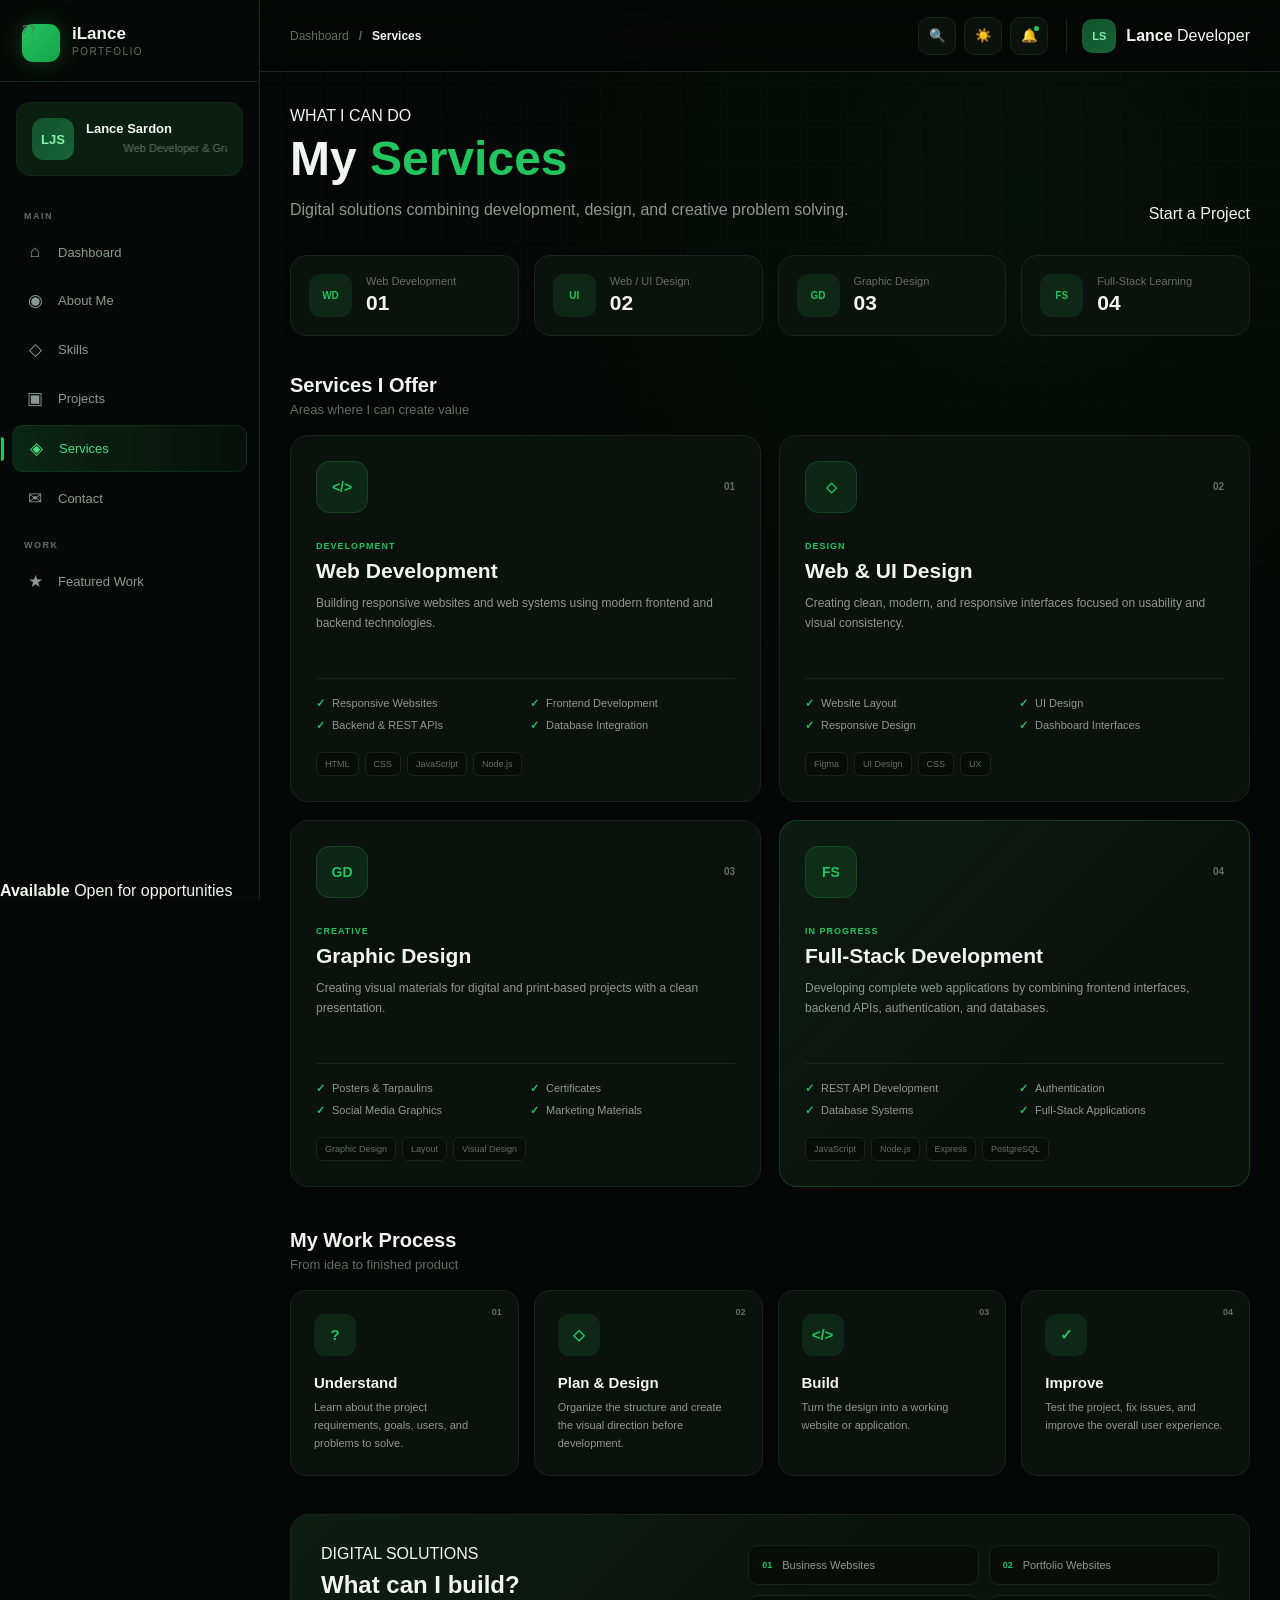
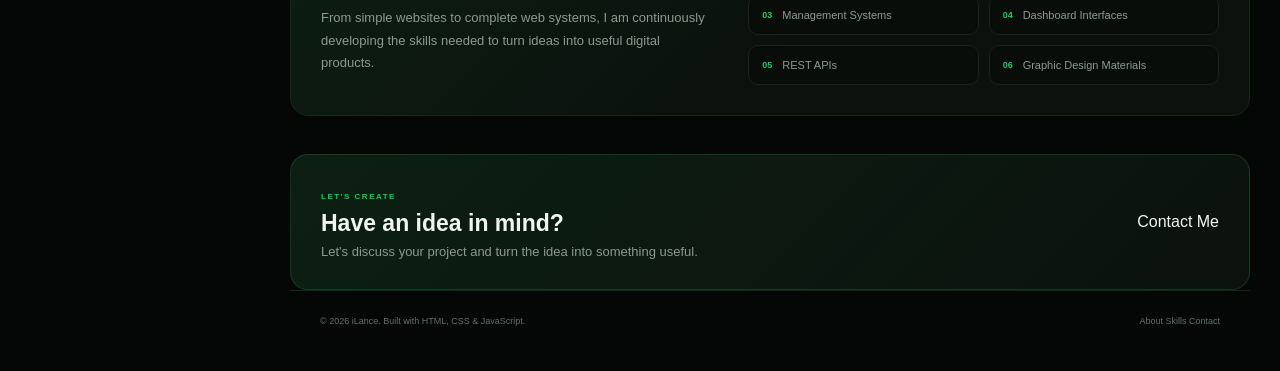
<file: pages/services.html>
<!DOCTYPE html>
<html lang="en">
<head>
    <meta charset="UTF-8">
    <meta name="viewport" content="width=device-width, initial-scale=1.0">

    <title>Services | iLance Portfolio</title>

    <link rel="stylesheet" href="../style.css">
</head>

<body>

    <!-- ==========================================
         MOBILE OVERLAY
    =========================================== -->

    <div class="sidebar-overlay" id="sidebarOverlay"></div>


   
    <!-- ================================
         SIDEBAR
    ================================= -->
    
    <aside class="sidebar" id="sidebar">

        <div class="sidebar-header">

            <div class="logo">
                <span class="logo-icon">??</span>

                <div>
                    <h2>iLance</h2>
                    <span>Portfolio</span>
                </div>
            </div>

            <button class="sidebar-close" id="sidebarClose">
                ✕
            </button>

        </div>



        <!-- PROFILE -->

        
        <div class="sidebar-profile">

            <div class="profile-avatar">
                LJS
            </div>

            <div class="profile-info">
                <h3>Lance Sardon</h3>
                <span><marquee>Web Developer & Graphic Designer</marquee></span>
            </div>

        </div>

        <!-- NAVIGATION -->

        <nav class="sidebar-nav">

            <p class="nav-title">MAIN</p>

            <a href="../index.html" class="nav-item">
                <span class="nav-icon">⌂</span>
                <span>Dashboard</span>
            </a>

            <a href="about.html" class="nav-item">
                <span class="nav-icon">◉</span>
                <span>About Me</span>
            </a>

            <a href="skills.html" class="nav-item">
                <span class="nav-icon">◇</span>
                <span>Skills</span>
            </a>

            <a href="projects.html" class="nav-item">
                <span class="nav-icon">▣</span>
                <span>Projects</span>
            </a>

            <a href="services.html" class="nav-item active">
                <span class="nav-icon">◈</span>
                <span>Services</span>
            </a>

            <a href="contact.html" class="nav-item">
                <span class="nav-icon">✉</span>
                <span>Contact</span>
            </a>


            <p class="nav-title nav-title-space">WORK</p>

            <a href="projects.html" class="nav-item">
                <span class="nav-icon">★</span>
                <span>Featured Work</span>
            </a>

        </nav>


        <!-- AVAILABILITY -->

        <div class="sidebar-availability">

            <div class="availability-dot"></div>

            <div>
                <strong>Available</strong>
                <span>Open for opportunities</span>
            </div>

        </div>

    </aside>



    <!-- ==========================================
         MAIN DASHBOARD
    =========================================== -->

    <main class="dashboard">


        <!-- ==========================================
             TOPBAR
        =========================================== -->

        <header class="topbar">

            <div class="topbar-left">

                <button class="menu-btn" id="menuBtn">
                    ☰
                </button>

                <div class="breadcrumb">
                    <span>Dashboard</span>
                    <b>/</b>
                    <strong>Services</strong>
                </div>

            </div>


            <div class="topbar-right">

                <button class="topbar-btn search-btn" id="searchBtn">
                    🔍
                </button>

                <button class="topbar-btn" id="themeBtn">
                    ☀️
                </button>

                <button class="topbar-btn notification-btn">
                    🔔
                    <span class="notification-dot"></span>
                </button>

                <div class="topbar-user">

                    <div class="topbar-avatar">
                        LS
                    </div>

                    <div>
                        <strong>Lance</strong>
                        <span>Developer</span>
                    </div>

                </div>

            </div>

        </header>



        <!-- ==========================================
             PAGE CONTENT
        =========================================== -->

        <section class="dashboard-content">


            <!-- PAGE HEADER -->

            <div class="page-heading service-heading">

                <div>

                    <span class="eyebrow">
                        WHAT I CAN DO
                    </span>

                    <h1>
                        My <span>Services</span>
                    </h1>

                    <p>
                        Digital solutions combining development,
                        design, and creative problem solving.
                    </p>

                </div>


                <a href="contact.html" class="btn btn-primary">
                    Start a Project
                </a>

            </div>



            <!-- ==========================================
                 SERVICE STATS
            =========================================== -->

            <div class="service-stats">


                <div class="service-stat-card">

                    <div class="service-stat-icon">
                        WD
                    </div>

                    <div>

                        <span>Web Development</span>

                        <strong>01</strong>

                    </div>

                </div>


                <div class="service-stat-card">

                    <div class="service-stat-icon">
                        UI
                    </div>

                    <div>

                        <span>Web / UI Design</span>

                        <strong>02</strong>

                    </div>

                </div>


                <div class="service-stat-card">

                    <div class="service-stat-icon">
                        GD
                    </div>

                    <div>

                        <span>Graphic Design</span>

                        <strong>03</strong>

                    </div>

                </div>


                <div class="service-stat-card">

                    <div class="service-stat-icon">
                        FS
                    </div>

                    <div>

                        <span>Full-Stack Learning</span>

                        <strong>04</strong>

                    </div>

                </div>

            </div>



            <!-- ==========================================
                 SERVICES
            =========================================== -->

            <div class="section-title-row">

                <div>

                    <h2>
                        Services I Offer
                    </h2>

                    <p>
                        Areas where I can create value
                    </p>

                </div>

            </div>


            <div class="services-dashboard-grid">


                <!-- ======================================
                     WEB DEVELOPMENT
                ======================================= -->

                <article class="service-dashboard-card">

                    <div class="service-card-header">

                        <div class="service-main-icon">
                            &lt;/&gt;
                        </div>

                        <span class="service-number">
                            01
                        </span>

                    </div>


                    <span class="service-category">
                        DEVELOPMENT
                    </span>

                    <h3>
                        Web Development
                    </h3>

                    <p>
                        Building responsive websites and web systems
                        using modern frontend and backend technologies.
                    </p>


                    <div class="service-feature-list">

                        <div>
                            <span>✓</span>
                            Responsive Websites
                        </div>

                        <div>
                            <span>✓</span>
                            Frontend Development
                        </div>

                        <div>
                            <span>✓</span>
                            Backend & REST APIs
                        </div>

                        <div>
                            <span>✓</span>
                            Database Integration
                        </div>

                    </div>


                    <div class="service-tech">

                        <span>HTML</span>
                        <span>CSS</span>
                        <span>JavaScript</span>
                        <span>Node.js</span>

                    </div>

                </article>



                <!-- ======================================
                     WEB DESIGN
                ======================================= -->

                <article class="service-dashboard-card">

                    <div class="service-card-header">

                        <div class="service-main-icon">
                            ◇
                        </div>

                        <span class="service-number">
                            02
                        </span>

                    </div>


                    <span class="service-category">
                        DESIGN
                    </span>

                    <h3>
                        Web & UI Design
                    </h3>

                    <p>
                        Creating clean, modern, and responsive interfaces
                        focused on usability and visual consistency.
                    </p>


                    <div class="service-feature-list">

                        <div>
                            <span>✓</span>
                            Website Layout
                        </div>

                        <div>
                            <span>✓</span>
                            UI Design
                        </div>

                        <div>
                            <span>✓</span>
                            Responsive Design
                        </div>

                        <div>
                            <span>✓</span>
                            Dashboard Interfaces
                        </div>

                    </div>


                    <div class="service-tech">

                        <span>Figma</span>
                        <span>UI Design</span>
                        <span>CSS</span>
                        <span>UX</span>

                    </div>

                </article>



                <!-- ======================================
                     GRAPHIC DESIGN
                ======================================= -->

                <article class="service-dashboard-card">

                    <div class="service-card-header">

                        <div class="service-main-icon">
                            GD
                        </div>

                        <span class="service-number">
                            03
                        </span>

                    </div>


                    <span class="service-category">
                        CREATIVE
                    </span>

                    <h3>
                        Graphic Design
                    </h3>

                    <p>
                        Creating visual materials for digital and
                        print-based projects with a clean presentation.
                    </p>


                    <div class="service-feature-list">

                        <div>
                            <span>✓</span>
                            Posters & Tarpaulins
                        </div>

                        <div>
                            <span>✓</span>
                            Certificates
                        </div>

                        <div>
                            <span>✓</span>
                            Social Media Graphics
                        </div>

                        <div>
                            <span>✓</span>
                            Marketing Materials
                        </div>

                    </div>


                    <div class="service-tech">

                        <span>Graphic Design</span>
                        <span>Layout</span>
                        <span>Visual Design</span>

                    </div>

                </article>



                <!-- ======================================
                     FULL STACK
                ======================================= -->

                <article class="service-dashboard-card service-featured-card">

                    <div class="service-card-header">

                        <div class="service-main-icon">
                            FS
                        </div>

                        <span class="service-number">
                            04
                        </span>

                    </div>


                    <span class="service-category">
                        IN PROGRESS
                    </span>

                    <h3>
                        Full-Stack Development
                    </h3>

                    <p>
                        Developing complete web applications by combining
                        frontend interfaces, backend APIs, authentication,
                        and databases.
                    </p>


                    <div class="service-feature-list">

                        <div>
                            <span>✓</span>
                            REST API Development
                        </div>

                        <div>
                            <span>✓</span>
                            Authentication
                        </div>

                        <div>
                            <span>✓</span>
                            Database Systems
                        </div>

                        <div>
                            <span>✓</span>
                            Full-Stack Applications
                        </div>

                    </div>


                    <div class="service-tech">

                        <span>JavaScript</span>
                        <span>Node.js</span>
                        <span>Express</span>
                        <span>PostgreSQL</span>

                    </div>

                </article>

            </div>



            <!-- ==========================================
                 WORK PROCESS
            =========================================== -->

            <div class="section-title-row service-process-title">

                <div>

                    <h2>
                        My Work Process
                    </h2>

                    <p>
                        From idea to finished product
                    </p>

                </div>

            </div>


            <div class="service-process-grid">


                <div class="service-process-card">

                    <div class="service-process-number">
                        01
                    </div>

                    <div class="service-process-icon">
                        ?
                    </div>

                    <h3>
                        Understand
                    </h3>

                    <p>
                        Learn about the project requirements,
                        goals, users, and problems to solve.
                    </p>

                </div>


                <div class="service-process-card">

                    <div class="service-process-number">
                        02
                    </div>

                    <div class="service-process-icon">
                        ◇
                    </div>

                    <h3>
                        Plan & Design
                    </h3>

                    <p>
                        Organize the structure and create the
                        visual direction before development.
                    </p>

                </div>


                <div class="service-process-card">

                    <div class="service-process-number">
                        03
                    </div>

                    <div class="service-process-icon">
                        &lt;/&gt;
                    </div>

                    <h3>
                        Build
                    </h3>

                    <p>
                        Turn the design into a working website
                        or application.
                    </p>

                </div>


                <div class="service-process-card">

                    <div class="service-process-number">
                        04
                    </div>

                    <div class="service-process-icon">
                        ✓
                    </div>

                    <h3>
                        Improve
                    </h3>

                    <p>
                        Test the project, fix issues, and improve
                        the overall user experience.
                    </p>

                </div>

            </div>



            <!-- ==========================================
                 WHAT I CAN BUILD
            =========================================== -->

            <div class="service-build-card">

                <div class="service-build-content">

                    <span class="eyebrow">
                        DIGITAL SOLUTIONS
                    </span>

                    <h2>
                        What can I build?
                    </h2>

                    <p>
                        From simple websites to complete web systems,
                        I am continuously developing the skills needed
                        to turn ideas into useful digital products.
                    </p>

                </div>


                <div class="service-build-list">

                    <div>
                        <span>01</span>
                        Business Websites
                    </div>

                    <div>
                        <span>02</span>
                        Portfolio Websites
                    </div>

                    <div>
                        <span>03</span>
                        Management Systems
                    </div>

                    <div>
                        <span>04</span>
                        Dashboard Interfaces
                    </div>

                    <div>
                        <span>05</span>
                        REST APIs
                    </div>

                    <div>
                        <span>06</span>
                        Graphic Design Materials
                    </div>

                </div>

            </div>



            <!-- ==========================================
                 CTA
            =========================================== -->

            <div class="dashboard-cta">

                <div>

                    <span class="eyebrow">
                        LET'S CREATE
                    </span>

                    <h2>
                        Have an idea in mind?
                    </h2>

                    <p>
                        Let's discuss your project and turn the idea
                        into something useful.
                    </p>

                </div>

                <a href="contact.html" class="btn btn-primary">
                    Contact Me
                </a>

            </div>



            <!-- ==========================================
                 FOOTER
            =========================================== -->

            <footer class="dashboard-footer">

                <p>
                    © <span id="currentYear"></span>
                    iLance. Built with HTML, CSS & JavaScript.
                </p>

                <div class="footer-links">

                    <a href="about.html">About</a>
                    <a href="skills.html">Skills</a>
                    <a href="contact.html">Contact</a>
                </div>

            </footer>

        </section>

    </main>


    <!-- JAVASCRIPT -->

    <script src="../script.js"></script>

</body>
</html>
</file>
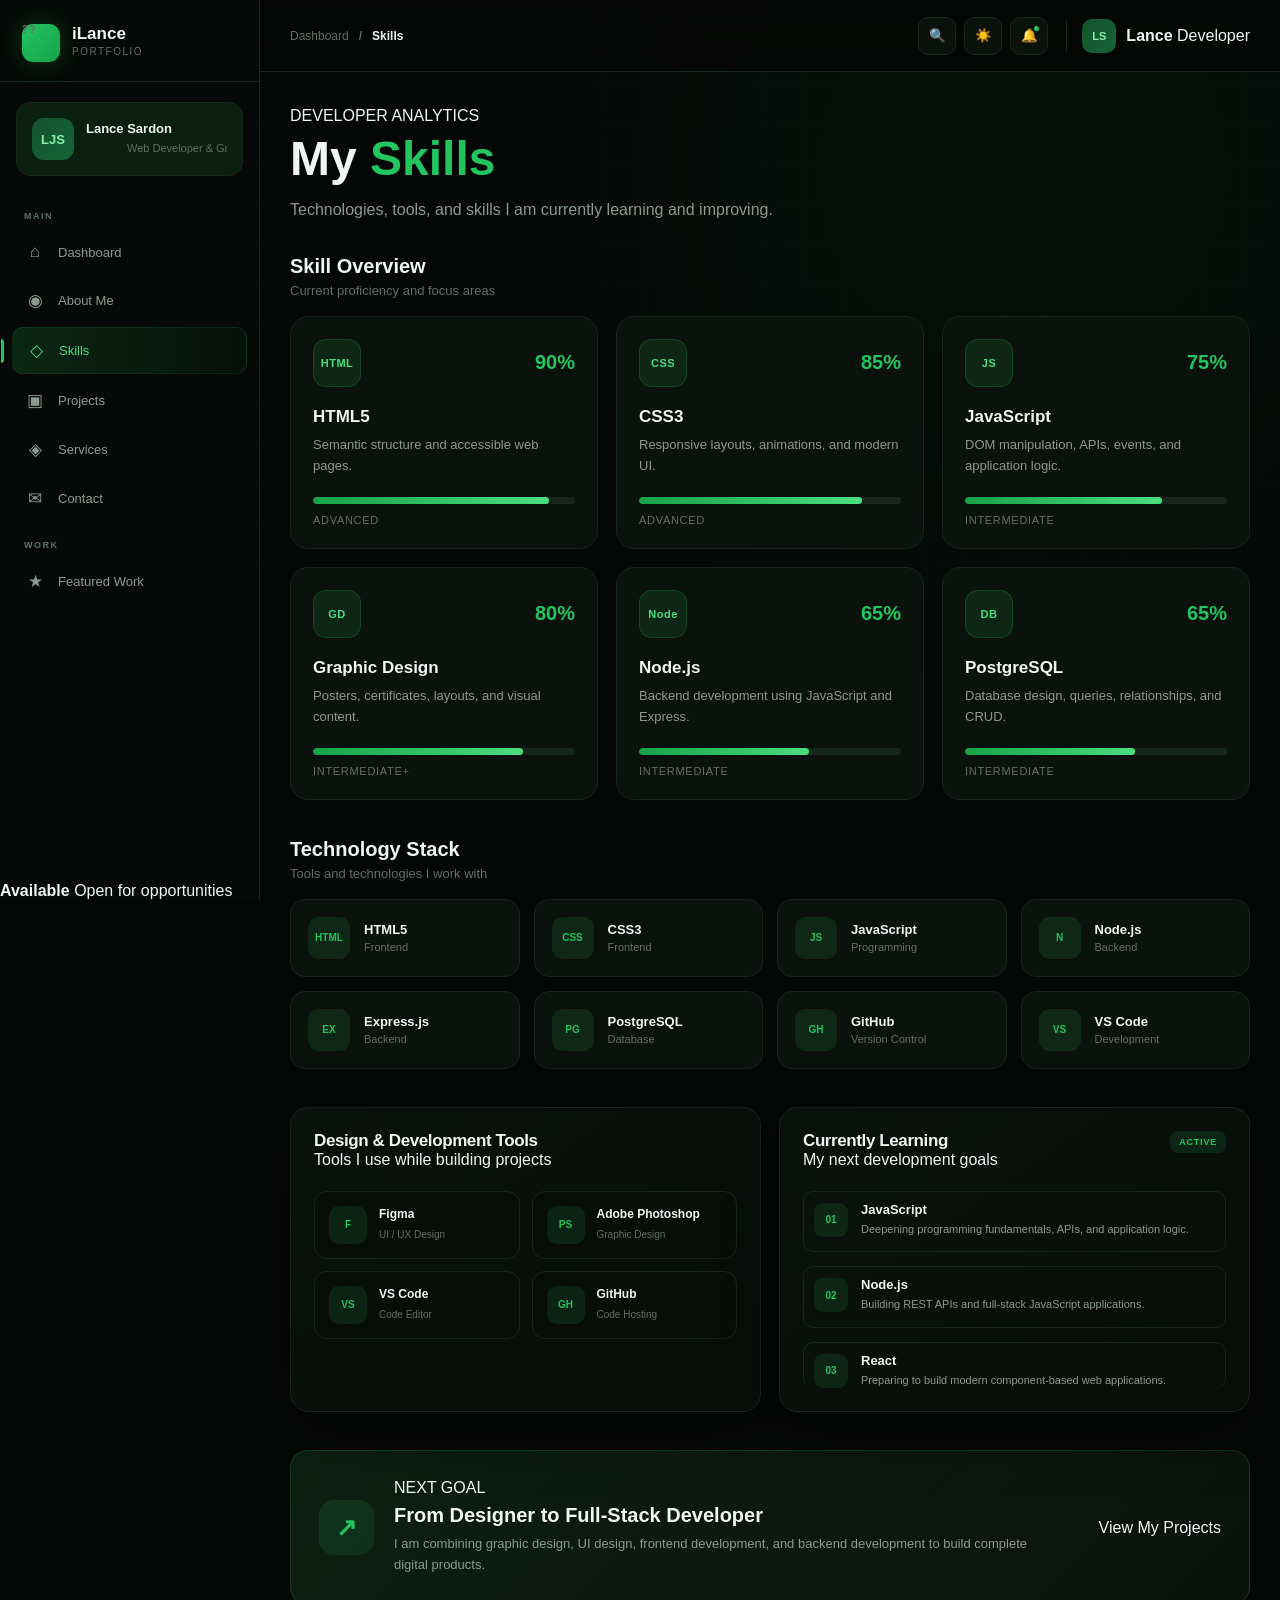
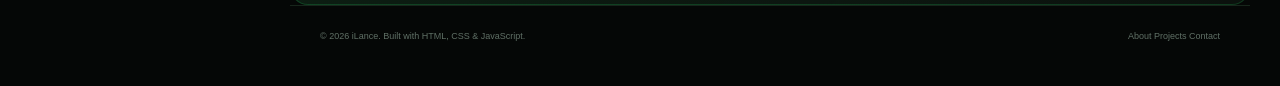
<file: pages/skills.html>
<!DOCTYPE html>
<html lang="en">
<head>
    <meta charset="UTF-8">
    <meta name="viewport" content="width=device-width, initial-scale=1.0">

    <title>Skills | iLance Portfolio</title>

    <link rel="stylesheet" href="../style.css">
</head>

<body>

    <!-- ==========================================
         MOBILE OVERLAY
    =========================================== -->

    <div class="sidebar-overlay" id="sidebarOverlay"></div>


   
    <!-- ================================
         SIDEBAR
    ================================= -->
    
    <aside class="sidebar" id="sidebar">

        <div class="sidebar-header">

            <div class="logo">
                <span class="logo-icon">??</span>

                <div>
                    <h2>iLance</h2>
                    <span>Portfolio</span>
                </div>
            </div>

            <button class="sidebar-close" id="sidebarClose">
                ✕
            </button>

        </div>



        <!-- PROFILE -->

        <div class="sidebar-profile">

            <div class="profile-avatar">
                LJS
            </div>

            <div class="profile-info">
                <h3>Lance Sardon</h3>
                <span><marquee>Web Developer & Graphic Designer</marquee></span>
            </div>

        </div>


        <!-- NAVIGATION -->

        <nav class="sidebar-nav">

            <p class="nav-title">MAIN</p>

            <a href="../index.html" class="nav-item">
                <span class="nav-icon">⌂</span>
                <span>Dashboard</span>
            </a>

            <a href="about.html" class="nav-item">
                <span class="nav-icon">◉</span>
                <span>About Me</span>
            </a>

            <a href="skills.html" class="nav-item active">
                <span class="nav-icon">◇</span>
                <span>Skills</span>
            </a>

            <a href="projects.html" class="nav-item">
                <span class="nav-icon">▣</span>
                <span>Projects</span>
            </a>

            <a href="services.html" class="nav-item">
                <span class="nav-icon">◈</span>
                <span>Services</span>
            </a>

            <a href="contact.html" class="nav-item">
                <span class="nav-icon">✉</span>
                <span>Contact</span>
            </a>


            <p class="nav-title nav-title-space">WORK</p>

            <a href="projects.html" class="nav-item">
                <span class="nav-icon">★</span>
                <span>Featured Work</span>
            </a>

        </nav>


        <!-- AVAILABILITY -->

        <div class="sidebar-availability">

            <div class="availability-dot"></div>

            <div>
                <strong>Available</strong>
                <span>Open for opportunities</span>
            </div>

        </div>

    </aside>



    <!-- ==========================================
         MAIN DASHBOARD
    =========================================== -->

    <main class="dashboard">


        <!-- ==========================================
             TOPBAR
        =========================================== -->

        <header class="topbar">

            <div class="topbar-left">

                <button class="menu-btn" id="menuBtn">
                    ☰
                </button>

                <div class="breadcrumb">
                    <span>Dashboard</span>
                    <b>/</b>
                    <strong>Skills</strong>
                </div>

            </div>


            <div class="topbar-right">

                 <button class="topbar-btn search-btn" id="searchBtn">
                    🔍
                </button>


                <button class="topbar-btn" id="themeBtn">
                    ☀️
                </button>

                <button class="topbar-btn notification-btn">
                    🔔
                    <span class="notification-dot"></span>
                </button>

                <div class="topbar-user">
                    <div class="topbar-avatar">
                        LS
                    </div>

                    <div>
                        <strong>Lance</strong>
                        <span>Developer</span>
                    </div>
                </div>

            </div>

        </header>



        <!-- ==========================================
             PAGE CONTENT
        =========================================== -->

        <section class="dashboard-content">


            <!-- PAGE HEADER -->

            <div class="page-heading">

                <div>

                    <span class="eyebrow">
                        DEVELOPER ANALYTICS
                    </span>

                    <h1>
                        My <span>Skills</span>
                    </h1>

                    <p>
                        Technologies, tools, and skills I am currently
                        learning and improving.
                    </p>

                </div>

            </div>



            <!-- ==========================================
                 SKILL OVERVIEW
            =========================================== -->

            <div class="section-title-row">

                <div>
                    <h2>Skill Overview</h2>
                    <p>Current proficiency and focus areas</p>
                </div>

            </div>


            <div class="skills-overview-grid">


                <!-- HTML -->

                <div class="skill-card">

                    <div class="skill-card-top">

                        <div class="skill-tech-icon html-icon">
                            HTML
                        </div>

                        <span class="skill-percentage">
                            90%
                        </span>

                    </div>

                    <h3>HTML5</h3>

                    <p>
                        Semantic structure and accessible web pages.
                    </p>

                    <div class="skill-progress">
                        <span style="width: 90%;"></span>
                    </div>

                    <div class="skill-level">
                        Advanced
                    </div>

                </div>



                <!-- CSS -->

                <div class="skill-card">

                    <div class="skill-card-top">

                        <div class="skill-tech-icon css-icon">
                            CSS
                        </div>

                        <span class="skill-percentage">
                            85%
                        </span>

                    </div>

                    <h3>CSS3</h3>

                    <p>
                        Responsive layouts, animations, and modern UI.
                    </p>

                    <div class="skill-progress">
                        <span style="width: 85%;"></span>
                    </div>

                    <div class="skill-level">
                        Advanced
                    </div>

                </div>



                <!-- JAVASCRIPT -->

                <div class="skill-card">

                    <div class="skill-card-top">

                        <div class="skill-tech-icon js-icon">
                            JS
                        </div>

                        <span class="skill-percentage">
                            75%
                        </span>

                    </div>

                    <h3>JavaScript</h3>

                    <p>
                        DOM manipulation, APIs, events, and application logic.
                    </p>

                    <div class="skill-progress">
                        <span style="width: 75%;"></span>
                    </div>

                    <div class="skill-level">
                        Intermediate
                    </div>

                </div>



                <!-- GRAPHIC DESIGN -->

                <div class="skill-card">

                    <div class="skill-card-top">

                        <div class="skill-tech-icon design-icon">
                            GD
                        </div>

                        <span class="skill-percentage">
                            80%
                        </span>

                    </div>

                    <h3>Graphic Design</h3>

                    <p>
                        Posters, certificates, layouts, and visual content.
                    </p>

                    <div class="skill-progress">
                        <span style="width: 80%;"></span>
                    </div>

                    <div class="skill-level">
                        Intermediate+
                    </div>

                </div>



                <!-- NODE JS -->

                <div class="skill-card">

                    <div class="skill-card-top">

                        <div class="skill-tech-icon node-icon">
                            Node
                        </div>

                        <span class="skill-percentage">
                            65%
                        </span>

                    </div>

                    <h3>Node.js</h3>

                    <p>
                        Backend development using JavaScript and Express.
                    </p>

                    <div class="skill-progress">
                        <span style="width: 65%;"></span>
                    </div>

                    <div class="skill-level">
                        Intermediate
                    </div>

                </div>



                <!-- POSTGRESQL -->

                <div class="skill-card">

                    <div class="skill-card-top">

                        <div class="skill-tech-icon database-icon">
                            DB
                        </div>

                        <span class="skill-percentage">
                            65%
                        </span>

                    </div>

                    <h3>PostgreSQL</h3>

                    <p>
                        Database design, queries, relationships, and CRUD.
                    </p>

                    <div class="skill-progress">
                        <span style="width: 65%;"></span>
                    </div>

                    <div class="skill-level">
                        Intermediate
                    </div>

                </div>

            </div>



            <!-- ==========================================
                 TECHNOLOGY STACK
            =========================================== -->

            <div class="section-title-row skills-section-margin">

                <div>
                    <h2>Technology Stack</h2>
                    <p>Tools and technologies I work with</p>
                </div>

            </div>


            <div class="tech-stack-grid">


                <div class="tech-stack-card">

                    <div class="tech-stack-icon">
                        HTML
                    </div>

                    <div>
                        <strong>HTML5</strong>
                        <span>Frontend</span>
                    </div>

                </div>


                <div class="tech-stack-card">

                    <div class="tech-stack-icon">
                        CSS
                    </div>

                    <div>
                        <strong>CSS3</strong>
                        <span>Frontend</span>
                    </div>

                </div>


                <div class="tech-stack-card">

                    <div class="tech-stack-icon">
                        JS
                    </div>

                    <div>
                        <strong>JavaScript</strong>
                        <span>Programming</span>
                    </div>

                </div>


                <div class="tech-stack-card">

                    <div class="tech-stack-icon">
                        N
                    </div>

                    <div>
                        <strong>Node.js</strong>
                        <span>Backend</span>
                    </div>

                </div>


                <div class="tech-stack-card">

                    <div class="tech-stack-icon">
                        EX
                    </div>

                    <div>
                        <strong>Express.js</strong>
                        <span>Backend</span>
                    </div>

                </div>


                <div class="tech-stack-card">

                    <div class="tech-stack-icon">
                        PG
                    </div>

                    <div>
                        <strong>PostgreSQL</strong>
                        <span>Database</span>
                    </div>

                </div>


                <div class="tech-stack-card">

                    <div class="tech-stack-icon">
                        GH
                    </div>

                    <div>
                        <strong>GitHub</strong>
                        <span>Version Control</span>
                    </div>

                </div>


                <div class="tech-stack-card">

                    <div class="tech-stack-icon">
                        VS
                    </div>

                    <div>
                        <strong>VS Code</strong>
                        <span>Development</span>
                    </div>

                </div>

            </div>



            <!-- ==========================================
                 TOOLS + CURRENT LEARNING
            =========================================== -->

            <div class="skills-bottom-grid">


                <!-- TOOLS -->

                <div class="dashboard-card">

                    <div class="card-header">

                        <div>
                            <h2>Design & Development Tools</h2>
                            <p>Tools I use while building projects</p>
                        </div>

                    </div>


                    <div class="tools-list">

                        <div class="tool-item">

                            <div class="tool-icon">
                                F
                            </div>

                            <div>
                                <strong>Figma</strong>
                                <span>UI / UX Design</span>
                            </div>

                        </div>


                        <div class="tool-item">

                            <div class="tool-icon">
                                PS
                            </div>

                            <div>
                                <strong>Adobe Photoshop</strong>
                                <span>Graphic Design</span>
                            </div>

                        </div>


                        <div class="tool-item">

                            <div class="tool-icon">
                                VS
                            </div>

                            <div>
                                <strong>VS Code</strong>
                                <span>Code Editor</span>
                            </div>

                        </div>


                        <div class="tool-item">

                            <div class="tool-icon">
                                GH
                            </div>

                            <div>
                                <strong>GitHub</strong>
                                <span>Code Hosting</span>
                            </div>

                        </div>

                    </div>

                </div>



                <!-- CURRENTLY LEARNING -->

                <div class="dashboard-card learning-dashboard-card">

                    <div class="card-header">

                        <div>
                            <h2>Currently Learning</h2>
                            <p>My next development goals</p>
                        </div>

                        <span class="learning-badge">
                            ACTIVE
                        </span>

                    </div>


                    <div class="learning-list">

                        <div class="learning-item">

                            <div class="learning-number">
                                01
                            </div>

                            <div class="learning-content">

                                <strong>JavaScript</strong>

                                <span>
                                    Deepening programming fundamentals,
                                    APIs, and application logic.
                                </span>

                            </div>

                        </div>


                        <div class="learning-item">

                            <div class="learning-number">
                                02
                            </div>

                            <div class="learning-content">

                                <strong>Node.js</strong>

                                <span>
                                    Building REST APIs and full-stack
                                    JavaScript applications.
                                </span>

                            </div>

                        </div>


                        <div class="learning-item">

                            <div class="learning-number">
                                03
                            </div>

                            <div class="learning-content">

                                <strong>React</strong>

                                <span>
                                    Preparing to build modern component-based
                                    web applications.
                                </span>

                            </div>

                        </div>

                    </div>

                </div>

            </div>



            <!-- ==========================================
                 LEARNING GOAL
            =========================================== -->

            <div class="skills-goal-card">

                <div class="skills-goal-icon">
                    ↗
                </div>

                <div class="skills-goal-content">

                    <span class="eyebrow">
                        NEXT GOAL
                    </span>

                    <h2>
                        From Designer to Full-Stack Developer
                    </h2>

                    <p>
                        I am combining graphic design, UI design,
                        frontend development, and backend development
                        to build complete digital products.
                    </p>

                </div>

                <a href="projects.html" class="btn btn-primary">
                    View My Projects
                </a>

            </div>



            <!-- ==========================================
                 FOOTER
            =========================================== -->

            <footer class="dashboard-footer">

                <p>
                    © <span id="currentYear"></span>
                    iLance. Built with HTML, CSS & JavaScript.
                </p>

                <div class="footer-links">

                    <a href="about.html">About</a>
                    <a href="projects.html">Projects</a>
                    <a href="contact.html">Contact</a>

                </div>

            </footer>

        </section>

    </main>


    <!-- JAVASCRIPT -->

    <script src="../script.js"></script>

</body>
</html>
</file>
<file: style.css>
/* =====================================================
   LANCE SARDON PORTFOLIO
   DARK GREEN + BLACK DASHBOARD
===================================================== */


/* =====================================================
   ROOT / THEME
===================================================== */

:root {

    --bg: #050706;
    --bg-secondary: #080d0a;

    --sidebar: #060907;
    --card: #0b110d;
    --card-hover: #0e1711;

    --border: #17251b;
    --border-light: #203526;

    --text: #f1f5f2;
    --text-secondary: #8b9a90;
    --text-muted: #607066;

    --primary: #22c55e;
    --primary-dark: #16a34a;
    --primary-light: #4ade80;

    --green-soft: rgba(34, 197, 94, 0.12);
    --green-glow: rgba(34, 197, 94, 0.25);

    --danger: #ef4444;
    --orange: #f59e0b;
    --blue: #3b82f6;

    --shadow:
        0 20px 60px rgba(0, 0, 0, 0.45);

    --radius: 18px;

    --header-height: 72px;
}


/* =====================================================
   LIGHT MODE
===================================================== */

body.light-mode {

    --bg: #f3f7f4;
    --bg-secondary: #ffffff;

    --sidebar: #ffffff;

    --card: #ffffff;
    --card-hover: #f7faf8;

    --border: #dce7df;
    --border-light: #cbdacf;

    --text: #111814;
    --text-secondary: #647168;
    --text-muted: #829087;

    --primary: #16a34a;
    --primary-dark: #15803d;
    --primary-light: #22c55e;

    --green-soft: rgba(22, 163, 74, 0.08);
    --green-glow: rgba(22, 163, 74, 0.18);

    --shadow:
        0 20px 50px rgba(15, 23, 18, 0.08);
}


/* =====================================================
   RESET
===================================================== */

* {
    margin: 0;
    padding: 0;
    box-sizing: border-box;
}


html {
    scroll-behavior: smooth;
}


body {

    font-family:
        Inter,
        "Segoe UI",
        Arial,
        sans-serif;

    background:
        radial-gradient(
            circle at 80% 10%,
            rgba(34, 197, 94, 0.05),
            transparent 30%
        ),
        var(--bg);

    color: var(--text);

    min-height: 100vh;

    transition:
        background 0.3s ease,
        color 0.3s ease;
}


body::before {

    content: "";

    position: fixed;

    inset: 0;

    pointer-events: none;

    background-image:
        linear-gradient(
            rgba(255,255,255,0.015) 1px,
            transparent 1px
        ),
        linear-gradient(
            90deg,
            rgba(255,255,255,0.015) 1px,
            transparent 1px
        );

    background-size: 40px 40px;

    mask-image:
        linear-gradient(
            to bottom,
            black,
            transparent
        );

    z-index: -1;
}


a {
    text-decoration: none;
    color: inherit;
}


button {
    font-family: inherit;
}


img {
    max-width: 100%;
    display: block;
}


/* =====================================================
   SIDEBAR
===================================================== */

.sidebar {

    position: fixed;

    left: 0;
    top: 0;
    bottom: 0;

    width: 260px;

    background: var(--sidebar);

    border-right: 1px solid var(--border);

    display: flex;

    flex-direction: column;

    z-index: 1000;

    transition:
        transform 0.3s ease,
        background 0.3s ease;
}


/* =====================================================
   SIDEBAR HEADER
===================================================== */

.sidebar-header {

    height: 82px;

    padding: 0 22px;

    display: flex;

    align-items: center;

    justify-content: space-between;

    border-bottom: 1px solid var(--border);
}


.logo {

    display: flex;

    align-items: center;

    gap: 12px;
}


.logo-icon {

    width: 38px;
    height: 38px;

    display: flex;

    align-items: center;
    justify-content: center;

    border-radius: 11px;

    background:
        linear-gradient(
            135deg,
            var(--primary),
            var(--primary-dark)
        );

    color: #021006;

    font-weight: 900;

    box-shadow:
        0 0 25px var(--green-glow);
}


.logo h2 {

    font-size: 17px;

    line-height: 1;
}


.logo span {

    display: block;

    margin-top: 4px;

    font-size: 10px;

    color: var(--text-muted);

    text-transform: uppercase;

    letter-spacing: 1.5px;
}


.sidebar-close {

    display: none;

    border: none;

    background: transparent;

    color: var(--text-secondary);

    font-size: 20px;

    cursor: pointer;
}


/* =====================================================
   SIDEBAR PROFILE
===================================================== */

.sidebar-profile {

    margin: 20px 16px;

    padding: 15px;

    display: flex;

    align-items: center;

    gap: 12px;

    background: var(--green-soft);

    border: 1px solid var(--border);

    border-radius: 14px;
}


.profile-avatar {

    width: 42px;
    height: 42px;

    flex-shrink: 0;

    display: flex;

    align-items: center;
    justify-content: center;

    border-radius: 12px;

    background:
        linear-gradient(
            135deg,
            #14532d,
            #166534
        );

    color: #86efac;

    font-size: 13px;

    font-weight: 800;
}


.profile-info h3 {

    font-size: 13px;

    margin-bottom: 4px;
}


.profile-info span {

    color: var(--text-muted);

    font-size: 11px;
}


/* =====================================================
   SIDEBAR NAV
===================================================== */

.sidebar-nav {

    padding: 0 12px;

    flex: 1;

    overflow-y: auto;
}


.nav-title {

    padding: 15px 12px 9px;

    font-size: 9px;

    font-weight: 700;

    letter-spacing: 1.5px;

    color: var(--text-muted);
}


.nav-title-bottom {

    margin-top: 12px;
}


.nav-item {

    position: relative;

    display: flex;

    align-items: center;

    gap: 13px;

    padding: 12px 13px;

    margin-bottom: 4px;

    border-radius: 11px;

    color: var(--text-secondary);

    font-size: 13px;

    transition:
        background 0.2s ease,
        color 0.2s ease,
        transform 0.2s ease;
}


.nav-item:hover {

    background: var(--green-soft);

    color: var(--text);

    transform: translateX(2px);
}


.nav-item.active {

    background:
        linear-gradient(
            90deg,
            rgba(34, 197, 94, 0.16),
            rgba(34, 197, 94, 0.04)
        );

    color: var(--primary-light);

    border: 1px solid rgba(34, 197, 94, 0.12);
}


.nav-item.active::before {

    content: "";

    position: absolute;

    left: -12px;

    width: 3px;

    height: 24px;

    border-radius: 0 5px 5px 0;

    background: var(--primary);
}


.nav-icon {

    width: 20px;

    text-align: center;

    font-size: 17px;
}


/* =====================================================
   SIDEBAR BOTTOM
===================================================== */

.sidebar-bottom {

    padding: 16px;

    border-top: 1px solid var(--border);
}


.availability-mini {

    display: flex;

    align-items: center;

    gap: 10px;

    padding: 12px;

    border-radius: 12px;

    background: var(--card);

    border: 1px solid var(--border);
}


.availability-mini strong {

    display: block;

    font-size: 11px;
}


.availability-mini small {

    display: block;

    margin-top: 3px;

    color: var(--text-muted);

    font-size: 9px;
}


.status-dot {

    width: 8px;
    height: 8px;

    border-radius: 50%;

    background: var(--primary);

    box-shadow:
        0 0 0 4px rgba(34, 197, 94, 0.1),
        0 0 12px var(--primary);
}


/* =====================================================
   OVERLAY
===================================================== */

.sidebar-overlay {

    display: none;

    position: fixed;

    inset: 0;

    background: rgba(0, 0, 0, 0.65);

    z-index: 900;

    backdrop-filter: blur(3px);
}


/* =====================================================
   MAIN DASHBOARD
===================================================== */

.dashboard {

    margin-left: 260px;

    min-height: 100vh;

    background: transparent;
}


/* =====================================================
   TOPBAR
===================================================== */

.topbar {

    position: sticky;

    top: 0;

    height: var(--header-height);

    padding: 0 30px;

    display: flex;

    align-items: center;

    justify-content: space-between;

    background:
        rgba(5, 7, 6, 0.82);

    backdrop-filter: blur(18px);

    -webkit-backdrop-filter: blur(18px);

    border-bottom: 1px solid var(--border);

    z-index: 500;
}


body.light-mode .topbar {

    background:
        rgba(255,255,255,0.85);
}


.topbar-left,
.topbar-right {

    display: flex;

    align-items: center;
}


.topbar-left {

    gap: 18px;
}


.breadcrumb {

    display: flex;

    align-items: center;

    gap: 10px;

    color: var(--text-muted);

    font-size: 12px;
}


.breadcrumb strong {

    color: var(--text);
}


.breadcrumb-arrow {

    color: var(--border-light);
}


.menu-btn {

    display: none;

    border: none;

    background: var(--card);

    border: 1px solid var(--border);

    color: var(--text);

    width: 38px;
    height: 38px;

    border-radius: 10px;

    cursor: pointer;

    font-size: 18px;
}


.topbar-right {

    gap: 8px;
}


.topbar-btn {

    position: relative;

    width: 38px;
    height: 38px;

    border-radius: 10px;

    border: 1px solid var(--border);

    background: var(--card);

    color: var(--text-secondary);

    cursor: pointer;

    transition: 0.2s ease;
}


.topbar-btn:hover {

    color: var(--primary-light);

    border-color: rgba(34, 197, 94, 0.3);

    background: var(--green-soft);
}


.notification-dot {

    position: absolute;

    top: 8px;
    right: 8px;

    width: 5px;
    height: 5px;

    border-radius: 50%;

    background: var(--primary);
}


.topbar-user {

    margin-left: 10px;

    padding-left: 15px;

    border-left: 1px solid var(--border);

    display: flex;

    align-items: center;

    gap: 10px;
}


.topbar-avatar {

    width: 34px;
    height: 34px;

    border-radius: 10px;

    display: flex;

    align-items: center;
    justify-content: center;

    background:
        linear-gradient(
            135deg,
            #14532d,
            #166534
        );

    color: #86efac;

    font-size: 11px;

    font-weight: 800;
}


.topbar-user-info strong {

    display: block;

    font-size: 11px;
}


.topbar-user-info span {

    display: block;

    margin-top: 2px;

    color: var(--text-muted);

    font-size: 9px;
}


/* =====================================================
   DASHBOARD CONTENT
===================================================== */

.dashboard-content {

    padding: 35px 30px 20px;

    max-width: 1600px;

    margin: auto;
}


/* =====================================================
   WELCOME
===================================================== */

.welcome-section {

    display: flex;

    align-items: flex-end;

    justify-content: space-between;

    gap: 30px;

    margin-bottom: 30px;
}


.dashboard-label,
.card-label {

    display: block;

    margin-bottom: 8px;

    color: var(--primary);

    font-size: 9px;

    font-weight: 800;

    letter-spacing: 1.8px;
}


.welcome-section h1 {

    font-size: clamp(27px, 3vw, 38px);

    letter-spacing: -1.5px;

    margin-bottom: 8px;
}


.welcome-section p {

    max-width: 650px;

    color: var(--text-secondary);

    font-size: 13px;

    line-height: 1.7;
}


/* =====================================================
   BUTTON
===================================================== */

.primary-btn {

    display: inline-flex;

    align-items: center;

    justify-content: center;

    gap: 10px;

    padding: 12px 17px;

    border-radius: 10px;

    background:
        linear-gradient(
            135deg,
            var(--primary),
            var(--primary-dark)
        );

    color: #021006;

    font-size: 12px;

    font-weight: 800;

    border: 1px solid rgba(74, 222, 128, 0.25);

    box-shadow:
        0 8px 25px rgba(34, 197, 94, 0.15);

    transition: 0.25s ease;

    white-space: nowrap;
}


.primary-btn:hover {

    transform: translateY(-2px);

    box-shadow:
        0 12px 30px rgba(34, 197, 94, 0.25);
}


/* =====================================================
   STATS
===================================================== */

.stats-grid {

    display: grid;

    grid-template-columns:
        repeat(4, 1fr);

    gap: 15px;

    margin-bottom: 20px;
}


.stat-card {

    padding: 20px;

    background:
        linear-gradient(
            145deg,
            var(--card),
            var(--bg-secondary)
        );

    border: 1px solid var(--border);

    border-radius: var(--radius);

    box-shadow: var(--shadow);

    transition: 0.25s ease;
}


.stat-card:hover {

    transform: translateY(-3px);

    border-color:
        rgba(34, 197, 94, 0.25);
}


.stat-top {

    display: flex;

    align-items: center;

    justify-content: space-between;
}


.stat-icon {

    width: 38px;
    height: 38px;

    display: flex;

    align-items: center;
    justify-content: center;

    border-radius: 10px;

    font-size: 16px;
}


.stat-icon.purple {

    background: rgba(34,197,94,0.1);

    color: #4ade80;
}


.stat-icon.blue {

    background: rgba(59,130,246,0.1);

    color: #60a5fa;
}


.stat-icon.green {

    background: rgba(34,197,94,0.1);

    color: #4ade80;
}


.stat-icon.orange {

    background: rgba(245,158,11,0.1);

    color: #fbbf24;
}


.stat-label {

    color: var(--text-muted);

    font-size: 8px;

    letter-spacing: 1.3px;

    font-weight: 800;
}


.stat-number {

    margin-top: 20px;

    font-size: 29px;

    font-weight: 800;

    letter-spacing: -1px;
}


.status-text {

    color: var(--primary);
}


.stat-footer {

    margin-top: 5px;

    color: var(--text-muted);

    font-size: 10px;
}


.stat-positive {

    color: var(--primary);

    margin-right: 4px;
}


/* =====================================================
   DASHBOARD GRID
===================================================== */

.dashboard-grid {

    display: grid;

    grid-template-columns:
        minmax(0, 1.55fr)
        minmax(320px, 1fr);

    gap: 20px;

    margin-bottom: 20px;
}


.dashboard-card {

    background:
        linear-gradient(
            145deg,
            var(--card),
            var(--bg-secondary)
        );

    border: 1px solid var(--border);

    border-radius: var(--radius);

    padding: 23px;

    box-shadow: var(--shadow);
}


.card-header {

    display: flex;

    align-items: flex-start;

    justify-content: space-between;

    gap: 15px;

    margin-bottom: 22px;
}


.card-header h2 {

    font-size: 17px;

    letter-spacing: -0.4px;
}


.view-link {

    color: var(--primary-light);

    font-size: 10px;

    font-weight: 700;

    white-space: nowrap;
}


.view-link:hover {

    color: var(--primary);
}


/* =====================================================
   PROJECT LIST
===================================================== */

.project-row {

    display: flex;

    align-items: center;

    gap: 13px;

    padding: 14px 0;

    border-bottom: 1px solid var(--border);
}


.project-row:last-child {

    border-bottom: none;
}


.project-logo {

    width: 42px;
    height: 42px;

    flex-shrink: 0;

    display: flex;

    align-items: center;
    justify-content: center;

    border-radius: 11px;

    font-weight: 900;

    font-size: 15px;
}


.purple-gradient {

    background:
        linear-gradient(
            135deg,
            #14532d,
            #22c55e
        );

    color: #021006;
}


.blue-gradient {

    background:
        linear-gradient(
            135deg,
            #0f766e,
            #14b8a6
        );

    color: white;
}


.orange-gradient {

    background:
        linear-gradient(
            135deg,
            #78350f,
            #f59e0b
        );

    color: white;
}


.project-info {

    flex: 1;

    min-width: 0;
}


.project-info h3 {

    font-size: 12px;

    margin-bottom: 3px;
}


.project-info p {

    color: var(--text-muted);

    font-size: 10px;

    white-space: nowrap;

    overflow: hidden;

    text-overflow: ellipsis;
}


.project-tags {

    display: flex;

    gap: 5px;

    margin-top: 7px;
}


.project-tags span {

    padding: 3px 6px;

    border-radius: 5px;

    background: var(--green-soft);

    color: var(--text-secondary);

    font-size: 8px;
}


.project-status {

    padding: 5px 8px;

    border-radius: 6px;

    background: rgba(245,158,11,0.1);

    color: #fbbf24;

    font-size: 8px;

    white-space: nowrap;
}


.project-status.completed {

    background: rgba(34,197,94,0.1);

    color: var(--primary-light);
}


/* =====================================================
   SKILLS
===================================================== */

.skill-progress-list {

    display: flex;

    flex-direction: column;

    gap: 19px;
}


.skill-progress-header {

    display: flex;

    justify-content: space-between;

    margin-bottom: 7px;

    font-size: 11px;
}


.skill-progress-header span {

    color: var(--text-secondary);
}


.skill-progress-header strong {

    color: var(--text);
}


.progress-bar {

    width: 100%;

    height: 5px;

    background: #142018;

    border-radius: 20px;

    overflow: hidden;
}


body.light-mode .progress-bar {

    background: #e5eee8;
}


.progress-fill {

    height: 100%;

    border-radius: inherit;

    background:
        linear-gradient(
            90deg,
            var(--primary-dark),
            var(--primary-light)
        );

    box-shadow:
        0 0 12px rgba(34,197,94,0.25);
}


/* =====================================================
   BOTTOM GRID
===================================================== */

.bottom-dashboard-grid {

    display: grid;

    grid-template-columns:
        1.1fr
        0.9fr;

    gap: 20px;

    margin-bottom: 20px;
}


/* =====================================================
   ABOUT
===================================================== */

.about-dashboard-content {

    display: flex;

    align-items: center;

    gap: 17px;
}


.large-avatar {

    width: 72px;
    height: 72px;

    flex-shrink: 0;

    display: flex;

    align-items: center;
    justify-content: center;

    border-radius: 18px;

    background:
        linear-gradient(
            135deg,
            #052e16,
            #166534
        );

    border: 1px solid rgba(74,222,128,0.2);

    color: #86efac;

    font-size: 20px;

    font-weight: 900;

    box-shadow:
        0 10px 30px rgba(34,197,94,0.08);
}


.about-dashboard-content h3 {

    font-size: 14px;

    margin-bottom: 5px;
}


.about-dashboard-content p {

    color: var(--text-secondary);

    font-size: 10px;

    line-height: 1.6;
}


.about-description {

    margin-top: 8px;
}


/* =====================================================
   LEARNING
===================================================== */

.learning-items {

    display: flex;

    flex-direction: column;

    gap: 9px;
}


.learning-item {

    display: flex;

    align-items: center;

    gap: 12px;

    padding: 10px;

    border: 1px solid var(--border);

    border-radius: 10px;

    transition: 0.2s ease;
}


.learning-item:hover {

    background: var(--green-soft);

    border-color:
        rgba(34,197,94,0.2);
}


.learning-number {

    color: var(--primary);

    font-size: 9px;

    font-weight: 800;
}


.learning-item strong {

    display: block;

    font-size: 11px;
}


.learning-item small {

    display: block;

    margin-top: 2px;

    color: var(--text-muted);

    font-size: 9px;
}


/* =====================================================
   CTA
===================================================== */

.dashboard-cta {

    position: relative;

    overflow: hidden;

    padding: 27px;

    display: flex;

    align-items: center;

    justify-content: space-between;

    gap: 25px;

    border: 1px solid rgba(34,197,94,0.18);

    border-radius: var(--radius);

    background:
        radial-gradient(
            circle at 80% 50%,
            rgba(34,197,94,0.13),
            transparent 35%
        ),
        linear-gradient(
            135deg,
            #07110a,
            #0a140d
        );
}


body.light-mode .dashboard-cta {

    background:
        radial-gradient(
            circle at 80% 50%,
            rgba(34,197,94,0.08),
            transparent 35%
        ),
        #ffffff;
}


.dashboard-cta > div {

    position: relative;

    z-index: 1;
}


.dashboard-cta span {

    color: var(--primary);

    font-size: 8px;

    font-weight: 800;

    letter-spacing: 1.5px;
}


.dashboard-cta h2 {

    margin: 6px 0;

    font-size: 20px;
}


.dashboard-cta p {

    color: var(--text-secondary);

    font-size: 10px;
}


/* =====================================================
   FOOTER
===================================================== */

.dashboard-footer {

    padding: 25px 30px;

    display: flex;

    align-items: center;

    justify-content: space-between;

    border-top: 1px solid var(--border);

    color: var(--text-muted);

    font-size: 9px;
}


/* =====================================================
   SCROLLBAR
===================================================== */

::-webkit-scrollbar {

    width: 6px;
}


::-webkit-scrollbar-track {

    background: var(--bg);
}


::-webkit-scrollbar-thumb {

    background: #1d3324;

    border-radius: 10px;
}


::-webkit-scrollbar-thumb:hover {

    background: var(--primary-dark);
}


/* =====================================================
   RESPONSIVE - TABLET
===================================================== */

@media (max-width: 1100px) {

    .sidebar {

        width: 230px;
    }

    .dashboard {

        margin-left: 230px;
    }

    .stats-grid {

        grid-template-columns:
            repeat(2, 1fr);
    }

    .dashboard-grid {

        grid-template-columns: 1fr;
    }

}


/* =====================================================
   RESPONSIVE - MOBILE
===================================================== */

@media (max-width: 768px) {

    .sidebar {

        width: 260px;

        transform: translateX(-100%);
    }


    .sidebar.active {

        transform: translateX(0);

        box-shadow:
            20px 0 60px rgba(0,0,0,0.45);
    }


    .sidebar-close {

        display: block;
    }


    .sidebar-overlay.active {

        display: block;
    }


    .dashboard {

        margin-left: 0;
    }


    .topbar {

        padding: 0 18px;
    }


    .menu-btn {

        display: block;
    }


    .breadcrumb {

        display: none;
    }


    .topbar-user-info {

        display: none;
    }


    .topbar-user {

        padding-left: 8px;

        margin-left: 2px;

        border-left: none;
    }


    .dashboard-content {

        padding: 25px 18px 20px;
    }


    .welcome-section {

        align-items: flex-start;

        flex-direction: column;
    }


    .welcome-section h1 {

        font-size: 28px;
    }


    .primary-btn {

        width: 100%;
    }


    .stats-grid {

        grid-template-columns:
            repeat(2, 1fr);

        gap: 10px;
    }


    .stat-card {

        padding: 16px;
    }


    .stat-number {

        font-size: 24px;
    }


    .bottom-dashboard-grid {

        grid-template-columns: 1fr;
    }


    .dashboard-cta {

        align-items: flex-start;

        flex-direction: column;
    }


    .dashboard-cta .primary-btn {

        width: auto;
    }


    .dashboard-footer {

        padding: 20px 18px;
        flex-direction: column;

        gap: 7px;

        text-align: center;
    }

}


/* =====================================================
   SMALL MOBILE
===================================================== */

@media (max-width: 480px) {

    .stats-grid {

        grid-template-columns: 1fr;
    }


    .topbar-right {

        gap: 4px;
    }


    .search-btn {

        display: none;
    }


    .dashboard-card {

        padding: 18px;
    }


    .project-row {

        align-items: flex-start;
    }


    .project-status {

        display: none;
    }


    .about-dashboard-content {

        align-items: flex-start;

        flex-direction: column;
    }


    .dashboard-cta {

        padding: 20px;
    }

}

/* =====================================================
   ABOUT PAGE
===================================================== */

.about-profile-card {

    display: grid;

    grid-template-columns: 220px 1fr;

    gap: 35px;

    align-items: center;

    margin-bottom: 20px;

    background:
        radial-gradient(
            circle at 15% 50%,
            rgba(34,197,94,0.08),
            transparent 35%
        ),
        linear-gradient(
            145deg,
            var(--card),
            var(--bg-secondary)
        );
}


/* PROFILE IMAGE */

.about-profile-image {

    display: flex;

    flex-direction: column;

    align-items: center;

    justify-content: center;

    gap: 14px;
}


.about-avatar {

    width: 150px;
    height: 150px;

    display: flex;

    align-items: center;
    justify-content: center;

    border-radius: 35px;

    background:
        linear-gradient(
            135deg,
            #052e16,
            #166534,
            #22c55e
        );

    border: 1px solid
        rgba(74,222,128,0.25);

    color: #86efac;

    font-size: 42px;

    font-weight: 900;

    box-shadow:
        0 20px 50px
        rgba(34,197,94,0.15);
}


.profile-status {

    display: flex;

    align-items: center;

    gap: 7px;

    padding: 6px 10px;

    border-radius: 20px;

    background:
        rgba(34,197,94,0.08);

    border: 1px solid
        rgba(34,197,94,0.15);

    color: var(--primary-light);

    font-size: 9px;

    font-weight: 700;
}


/* PROFILE INFORMATION */

.about-profile-info h2 {

    font-size: 29px;

    letter-spacing: -1px;

    margin-bottom: 6px;
}


.about-profile-info h3 {

    color: var(--primary-light);

    font-size: 14px;

    font-weight: 600;

    margin-bottom: 18px;
}


.about-profile-info h3 span {

    color: var(--text-muted);

    margin: 0 5px;
}


.about-profile-info p {

    max-width: 700px;

    color: var(--text-secondary);

    font-size: 12px;

    line-height: 1.8;

    margin-bottom: 8px;
}


/* TAGS */

.about-tags {

    display: flex;

    flex-wrap: wrap;

    gap: 7px;

    margin-top: 17px;
}


.about-tags span {

    padding: 7px 10px;

    border-radius: 7px;

    background:
        var(--green-soft);

    border: 1px solid
        var(--border);

    color: var(--text-secondary);

    font-size: 9px;
}


/* INFO GRID */

.about-info-grid {

    display: grid;

    grid-template-columns:
        1fr 1fr;

    gap: 20px;

    margin-bottom: 20px;
}


/* INFO ITEMS */

.about-info-item {

    display: flex;

    align-items: center;

    gap: 13px;

    padding: 14px 0;

    border-bottom:
        1px solid var(--border);
}


.about-info-item:last-child {

    border-bottom: none;
}


.info-icon {

    width: 40px;
    height: 40px;

    flex-shrink: 0;

    display: flex;

    align-items: center;
    justify-content: center;

    border-radius: 10px;

    background:
        var(--green-soft);

    border: 1px solid
        var(--border);

    font-size: 17px;
}


.about-info-item h3 {

    font-size: 11px;

    line-height: 1.5;

    margin-bottom: 3px;
}


.about-info-item p {

    color: var(--text-muted);

    font-size: 9px;
}


/* FOCUS */

.focus-list {

    display: flex;

    flex-direction: column;

    gap: 10px;
}


.focus-item {

    display: flex;

    align-items: center;

    gap: 12px;

    padding: 12px;

    border-radius: 10px;

    border: 1px solid var(--border);

    transition: 0.2s ease;
}


.focus-item:hover {

    background:
        var(--green-soft);

    border-color:
        rgba(34,197,94,0.2);
}


.focus-item > span {

    color: var(--primary);

    font-size: 9px;

    font-weight: 800;
}


.focus-item strong {

    display: block;

    font-size: 11px;
}


.focus-item small {

    display: block;

    color: var(--text-muted);

    font-size: 9px;

    margin-top: 3px;
}


/* VALUES */

.values-dashboard {

    margin-bottom: 20px;
}


.values-grid {

    display: grid;

    grid-template-columns:
        repeat(3, 1fr);

    gap: 13px;
}


.value-card {

    padding: 18px;

    border-radius: 13px;

    border: 1px solid var(--border);

    background:
        rgba(34,197,94,0.025);

    transition: 0.25s ease;
}


.value-card:hover {

    transform: translateY(-3px);

    border-color:
        rgba(34,197,94,0.25);

    background:
        var(--green-soft);
}


.value-icon {

    width: 38px;
    height: 38px;

    display: flex;

    align-items: center;
    justify-content: center;

    margin-bottom: 13px;

    border-radius: 10px;

    background:
        var(--green-soft);

    color: var(--primary-light);

    font-size: 16px;
}


.value-card h3 {

    font-size: 13px;

    margin-bottom: 6px;
}


.value-card p {

    color: var(--text-secondary);

    font-size: 10px;

    line-height: 1.7;
}


/* GOAL */

.goal-card {

    display: flex;

    align-items: center;

    justify-content: space-between;

    gap: 30px;

    margin-bottom: 20px;

    background:
        radial-gradient(
            circle at 90% 50%,
            rgba(34,197,94,0.1),
            transparent 30%
        ),
        var(--card);
}


.goal-content h2 {

    font-size: 23px;

    margin-bottom: 7px;

    letter-spacing: -0.5px;
}


.goal-content p {

    max-width: 700px;

    color: var(--text-secondary);

    font-size: 11px;

    line-height: 1.8;
}


.goal-icon {

    width: 65px;
    height: 65px;

    flex-shrink: 0;

    display: flex;

    align-items: center;
    justify-content: center;

    border-radius: 18px;

    background:
        var(--green-soft);

    border: 1px solid
        rgba(34,197,94,0.15);

    color: var(--primary);

    font-size: 28px;
}


/* =====================================================
   ABOUT RESPONSIVE
===================================================== */

@media (max-width: 900px) {

    .about-profile-card {

        grid-template-columns: 1fr;

        text-align: center;
    }


    .about-profile-info p {

        margin-left: auto;

        margin-right: auto;
    }


    .about-tags {

        justify-content: center;
    }


    .about-info-grid {

        grid-template-columns: 1fr;
    }

}


@media (max-width: 650px) {

    .values-grid {

        grid-template-columns: 1fr;
    }


    .about-profile-info h2 {

        font-size: 24px;
    }


    .about-avatar {

        width: 120px;
        height: 120px;

        font-size: 34px;
    }


    .goal-card {

        align-items: flex-start;

        flex-direction: column;
    }

}


/* ==========================================
   SKILLS PAGE
========================================== */

.page-heading {
    margin-bottom: 32px;
}

.page-heading h1 {
    margin: 8px 0 10px;
    font-size: clamp(32px, 5vw, 48px);
    line-height: 1.1;
}

.page-heading h1 span {
    color: var(--primary);
}

.page-heading p {
    color: var(--text-secondary);
    max-width: 650px;
    line-height: 1.7;
}


/* ==========================================
   SECTION TITLE
========================================== */

.section-title-row {
    display: flex;
    justify-content: space-between;
    align-items: center;
    margin-bottom: 18px;
}

.section-title-row h2 {
    margin: 0 0 5px;
    font-size: 20px;
}

.section-title-row p {
    margin: 0;
    color: var(--text-muted);
    font-size: 13px;
}

.skills-section-margin {
    margin-top: 38px;
}


/* ==========================================
   SKILL OVERVIEW GRID
========================================== */

.skills-overview-grid {
    display: grid;
    grid-template-columns: repeat(3, 1fr);
    gap: 18px;
}


/* ==========================================
   SKILL CARD
========================================== */

.skill-card {
    background: var(--card);
    border: 1px solid var(--border);
    border-radius: var(--radius);
    padding: 22px;
    transition: 0.25s ease;
}

.skill-card:hover {
    transform: translateY(-4px);
    border-color: var(--border-light);
    background: var(--card-hover);
    box-shadow: var(--shadow);
}

.skill-card-top {
    display: flex;
    align-items: center;
    justify-content: space-between;
    margin-bottom: 20px;
}

.skill-tech-icon {
    width: 48px;
    height: 48px;
    border-radius: 13px;
    display: flex;
    align-items: center;
    justify-content: center;
    font-size: 11px;
    font-weight: 800;
    letter-spacing: 0.5px;
    background: var(--green-soft);
    color: var(--primary-light);
    border: 1px solid rgba(34, 197, 94, 0.2);
}

.skill-percentage {
    font-size: 20px;
    font-weight: 800;
    color: var(--primary);
}

.skill-card h3 {
    margin: 0 0 8px;
    font-size: 17px;
}

.skill-card p {
    margin: 0 0 20px;
    color: var(--text-secondary);
    font-size: 13px;
    line-height: 1.6;
    min-height: 42px;
}


/* ==========================================
   PROGRESS BAR
========================================== */

.skill-progress {
    width: 100%;
    height: 7px;
    background: var(--border);
    border-radius: 20px;
    overflow: hidden;
}

.skill-progress span {
    display: block;
    height: 100%;
    background: linear-gradient(
        90deg,
        var(--primary-dark),
        var(--primary-light)
    );
    border-radius: inherit;
}

.skill-level {
    margin-top: 10px;
    font-size: 11px;
    color: var(--text-muted);
    text-transform: uppercase;
    letter-spacing: 0.7px;
}


/* ==========================================
   TECHNOLOGY STACK
========================================== */

.tech-stack-grid {
    display: grid;
    grid-template-columns: repeat(4, 1fr);
    gap: 14px;
}

.tech-stack-card {
    display: flex;
    align-items: center;
    gap: 14px;
    padding: 17px;
    background: var(--card);
    border: 1px solid var(--border);
    border-radius: 15px;
    transition: 0.25s ease;
}

.tech-stack-card:hover {
    border-color: var(--border-light);
    background: var(--card-hover);
    transform: translateY(-3px);
}

.tech-stack-icon {
    width: 42px;
    height: 42px;
    flex-shrink: 0;
    display: flex;
    align-items: center;
    justify-content: center;
    border-radius: 11px;
    background: var(--green-soft);
    color: var(--primary);
    font-size: 10px;
    font-weight: 800;
}

.tech-stack-card strong {
    display: block;
    font-size: 13px;
    margin-bottom: 4px;
}

.tech-stack-card span {
    display: block;
    color: var(--text-muted);
    font-size: 11px;
}


/* ==========================================
   BOTTOM SKILLS GRID
========================================== */

.skills-bottom-grid {
    display: grid;
    grid-template-columns: 1fr 1fr;
    gap: 18px;
    margin-top: 38px;
}


/* ==========================================
   TOOLS
========================================== */

.tools-list {
    display: grid;
    grid-template-columns: 1fr 1fr;
    gap: 12px;
}

.tool-item {
    display: flex;
    align-items: center;
    gap: 12px;
    padding: 14px;
    background: var(--bg-secondary);
    border: 1px solid var(--border);
    border-radius: 13px;
}

.tool-icon {
    width: 38px;
    height: 38px;
    flex-shrink: 0;
    display: flex;
    align-items: center;
    justify-content: center;
    border-radius: 10px;
    background: var(--green-soft);
    color: var(--primary);
    font-size: 10px;
    font-weight: 800;
}

.tool-item strong {
    display: block;
    font-size: 12px;
    margin-bottom: 3px;
}

.tool-item span {
    color: var(--text-muted);
    font-size: 10px;
}


/* ==========================================
   LEARNING
========================================== */

.learning-dashboard-card {
    position: relative;
}

.learning-badge {
    display: inline-flex;
    align-items: center;
    padding: 6px 9px;
    border-radius: 8px;
    background: var(--green-soft);
    color: var(--primary);
    font-size: 9px;
    font-weight: 800;
    letter-spacing: 0.8px;
}

.learning-list {
    display: flex;
    flex-direction: column;
    gap: 14px;
}

.learning-item {
    display: flex;
    gap: 13px;
    padding-bottom: 14px;
    border-bottom: 1px solid var(--border);
}

.learning-item:last-child {
    padding-bottom: 0;
    border-bottom: none;
}

.learning-number {
    width: 34px;
    height: 34px;
    flex-shrink: 0;
    display: flex;
    align-items: center;
    justify-content: center;
    border-radius: 9px;
    background: var(--green-soft);
    color: var(--primary);
    font-size: 10px;
    font-weight: 800;
}

.learning-content strong {
    display: block;
    margin-bottom: 4px;
    font-size: 13px;
}

.learning-content span {
    display: block;
    color: var(--text-secondary);
    font-size: 11px;
    line-height: 1.5;
}


/* ==========================================
   SKILLS GOAL
========================================== */

.skills-goal-card {
    display: flex;
    align-items: center;
    gap: 20px;
    margin-top: 38px;
    padding: 28px;
    border: 1px solid rgba(34, 197, 94, 0.22);
    border-radius: var(--radius);
    background:
        linear-gradient(
            135deg,
            rgba(34, 197, 94, 0.08),
            transparent
        ),
        var(--card);
}

.skills-goal-icon {
    width: 55px;
    height: 55px;
    flex-shrink: 0;
    display: flex;
    align-items: center;
    justify-content: center;
    border-radius: 15px;
    background: var(--green-soft);
    color: var(--primary);
    font-size: 25px;
    font-weight: 700;
}

.skills-goal-content {
    flex: 1;
}

.skills-goal-content .eyebrow {
    display: block;
    margin-bottom: 7px;
}

.skills-goal-content h2 {
    margin: 0 0 7px;
    font-size: 20px;
}

.skills-goal-content p {
    margin: 0;
    color: var(--text-secondary);
    font-size: 13px;
    line-height: 1.6;
    max-width: 650px;
}


/* ==========================================
   RESPONSIVE
========================================== */

@media (max-width: 1100px) {

    .skills-overview-grid {
        grid-template-columns: repeat(2, 1fr);
    }

    .tech-stack-grid {
        grid-template-columns: repeat(2, 1fr);
    }

}


@media (max-width: 900px) {

    .skills-bottom-grid {
        grid-template-columns: 1fr;
    }

    .skills-goal-card {
        align-items: flex-start;
        flex-wrap: wrap;
    }

    .skills-goal-content {
        min-width: calc(100% - 75px);
    }

}


@media (max-width: 650px) {

    .skills-overview-grid {
        grid-template-columns: 1fr;
    }

    .tech-stack-grid {
        grid-template-columns: 1fr;
    }

    .tools-list {
        grid-template-columns: 1fr;
    }

    .skills-goal-card {
        padding: 20px;
    }

    .skills-goal-icon {
        width: 48px;
        height: 48px;
    }

    .skills-goal-content {
        width: 100%;
        min-width: 0;
    }

    .skills-goal-card .btn {
        width: 100%;
        justify-content: center;
    }

}


/* ==========================================
   PROJECTS PAGE
========================================== */

.project-heading {
    display: flex;
    align-items: flex-end;
    justify-content: space-between;
    gap: 30px;
}


/* ==========================================
   PROJECT STATS
========================================== */

.project-stats {
    display: grid;
    grid-template-columns: repeat(4, 1fr);
    gap: 15px;
    margin-bottom: 38px;
}

.project-stat-card {
    display: flex;
    align-items: center;
    gap: 14px;
    padding: 18px;
    background: var(--card);
    border: 1px solid var(--border);
    border-radius: 16px;
}

.project-stat-icon {
    width: 43px;
    height: 43px;
    display: flex;
    align-items: center;
    justify-content: center;
    flex-shrink: 0;
    border-radius: 11px;
    background: var(--green-soft);
    color: var(--primary);
    font-size: 12px;
    font-weight: 800;
}

.project-stat-card span {
    display: block;
    color: var(--text-muted);
    font-size: 11px;
    margin-bottom: 4px;
}

.project-stat-card strong {
    font-size: 21px;
}


/* ==========================================
   PROJECT TOOLBAR
========================================== */

.project-toolbar {
    display: flex;
    align-items: flex-end;
    justify-content: space-between;
    gap: 20px;
    margin-bottom: 18px;
}

.project-toolbar h2 {
    margin: 0 0 5px;
    font-size: 20px;
}

.project-toolbar p {
    margin: 0;
    color: var(--text-muted);
    font-size: 13px;
}

.project-filters {
    display: flex;
    gap: 7px;
    padding: 5px;
    border: 1px solid var(--border);
    border-radius: 11px;
    background: var(--card);
}

.project-filter {
    border: none;
    background: transparent;
    color: var(--text-secondary);
    padding: 8px 12px;
    border-radius: 7px;
    font-size: 11px;
    cursor: pointer;
}

.project-filter:hover {
    color: var(--text);
}

.project-filter.active {
    background: var(--green-soft);
    color: var(--primary);
}


/* ==========================================
   PROJECT GRID
========================================== */

.projects-dashboard-grid {
    display: grid;
    grid-template-columns: repeat(2, 1fr);
    gap: 20px;
}


/* ==========================================
   PROJECT CARD
========================================== */

.project-dashboard-card {
    overflow: hidden;
    background: var(--card);
    border: 1px solid var(--border);
    border-radius: var(--radius);
    transition: 0.25s ease;
}

.project-dashboard-card:hover {
    transform: translateY(-5px);
    border-color: var(--border-light);
    box-shadow: var(--shadow);
}


/* ==========================================
   PROJECT PREVIEW
========================================== */

.project-preview {
    position: relative;
    height: 230px;
    overflow: hidden;
    border-bottom: 1px solid var(--border);
    background: #07100a;
}

.project-preview::after {
    content: "";
    position: absolute;
    inset: 0;
    background:
        linear-gradient(
            135deg,
            rgba(34, 197, 94, 0.13),
            transparent 55%
        );
    pointer-events: none;
}


/* ==========================================
   PWD PREVIEW
========================================== */

.pwd-preview {
    padding: 18px;
}

.preview-topbar {
    height: 28px;
    display: flex;
    align-items: center;
    gap: 5px;
    padding-left: 10px;
    border: 1px solid #17251b;
    background: #0b110d;
    border-radius: 8px 8px 0 0;
}

.preview-topbar span {
    width: 6px;
    height: 6px;
    border-radius: 50%;
    background: #26352a;
}

.preview-content {
    display: flex;
    height: 155px;
    border: 1px solid #17251b;
    border-top: none;
    background: #050706;
}

.preview-sidebar {
    width: 22%;
    border-right: 1px solid #17251b;
    background: #070b08;
}

.preview-main {
    flex: 1;
    padding: 18px;
}

.preview-line {
    width: 65%;
    height: 7px;
    margin-bottom: 10px;
    border-radius: 10px;
    background: #1b2b20;
}

.preview-line.large {
    width: 38%;
    height: 11px;
    background: #2c8d4a;
}

.preview-cards {
    display: grid;
    grid-template-columns: repeat(3, 1fr);
    gap: 8px;
    margin-top: 20px;
}

.preview-cards div {
    height: 65px;
    border: 1px solid #17251b;
    border-radius: 6px;
    background: #0b110d;
}

.preview-label {
    position: absolute;
    left: 18px;
    bottom: 15px;
    z-index: 2;
    color: #dce9df;
    font-size: 9px;
    font-weight: 800;
    letter-spacing: 1.2px;
}


/* ==========================================
   AQUAFISH PREVIEW
========================================== */

.aqua-preview {
    display: flex;
    align-items: center;
    justify-content: center;
    background:
        radial-gradient(
            circle at 50% 50%,
            #123b27,
            #06100a 70%
        );
}

.preview-water {
    position: relative;
    width: 100%;
    height: 100%;
}

.fish-shape {
    position: absolute;
    left: 30%;
    top: 40%;
    font-size: 42px;
    filter: grayscale(0.2);
}

.fish-two {
    left: 58%;
    top: 58%;
    font-size: 32px;
}

.bubble {
    position: absolute;
    width: 7px;
    height: 7px;
    border: 1px solid rgba(255,255,255,0.3);
    border-radius: 50%;
}

.bubble-one {
    left: 26%;
    top: 25%;
}

.bubble-two {
    left: 67%;
    top: 32%;
}

.bubble-three {
    left: 72%;
    top: 46%;
}


/* ==========================================
   DESIGN PREVIEW
========================================== */

.design-preview {
    padding: 30px;
    display: flex;
    align-items: center;
    justify-content: center;
    background: #080b09;
}

.design-grid {
    width: 75%;
    height: 75%;
    display: grid;
    grid-template-columns: 1.4fr 1fr;
    grid-template-rows: 1.4fr 1fr;
    gap: 8px;
}

.design-box {
    display: flex;
    align-items: center;
    justify-content: center;
    border: 1px solid #294331;
    border-radius: 8px;
    background: #0e1711;
    color: #68c982;
    font-size: 12px;
    font-weight: 800;
}

.design-box.box-large {
    grid-row: span 2;
    font-size: 25px;
}


/* ==========================================
   PORTFOLIO PREVIEW
========================================== */

.portfolio-preview {
    display: flex;
    align-items: center;
    justify-content: center;
    padding: 25px;
    background: #050706;
}

.portfolio-window {
    width: 78%;
    height: 78%;
    border: 1px solid #203526;
    border-radius: 9px;
    overflow: hidden;
    background: #0a100c;
    box-shadow: 0 15px 35px rgba(0,0,0,0.35);
}

.portfolio-nav {
    height: 30px;
    display: flex;
    align-items: center;
    justify-content: space-between;
    padding: 0 10px;
    border-bottom: 1px solid #17251b;
    color: #4ade80;
    font-size: 8px;
    font-weight: 800;
}

.portfolio-body {
    padding: 22px;
}

.portfolio-text {
    width: 70%;
    height: 10px;
    margin-bottom: 8px;
    border-radius: 10px;
    background: #2b7140;
}

.portfolio-text.short {
    width: 45%;
    background: #193522;
}

.portfolio-button {
    width: 55px;
    height: 18px;
    margin-top: 20px;
    border-radius: 5px;
    background: #22c55e;
}


/* ==========================================
   PROJECT CARD CONTENT
========================================== */

.project-card-content {
    padding: 21px;
}

.project-card-top {
    display: flex;
    align-items: center;
    justify-content: space-between;
    gap: 10px;
    margin-bottom: 13px;
}

.project-status {
    display: inline-flex;
    padding: 6px 8px;
    border-radius: 7px;
    font-size: 8px;
    font-weight: 800;
    letter-spacing: 0.7px;
}

.status-development {
    color: var(--primary);
    background: var(--green-soft);
}

.status-completed {
    color: #60a5fa;
    background: rgba(59, 130, 246, 0.1);
}

.project-type {
    color: var(--text-muted);
    font-size: 10px;
}

.project-card-content h3 {
    margin: 0 0 9px;
    font-size: 19px;
}

.project-card-content > p {
    margin: 0;
    min-height: 65px;
    color: var(--text-secondary);
    font-size: 12px;
    line-height: 1.65;
}


/* ==========================================
   PROJECT TECHNOLOGIES
========================================== */

.project-tech-list {
    display: flex;
    flex-wrap: wrap;
    gap: 6px;
    margin-top: 18px;
}

.project-tech-list span {
    padding: 6px 8px;
    border: 1px solid var(--border);
    border-radius: 6px;
    color: var(--text-secondary);
    font-size: 9px;
    background: var(--bg-secondary);
}


/* ==========================================
   PROJECT FOOTER
========================================== */

.project-card-footer {
    display: flex;
    align-items: center;
    justify-content: space-between;
    margin-top: 20px;
    padding-top: 15px;
    border-top: 1px solid var(--border);
}

.project-year {
    color: var(--text-muted);
    font-size: 10px;
}

.project-link {
    color: var(--primary);
    font-size: 11px;
    font-weight: 700;
}

.project-link:hover {
    color: var(--primary-light);
}


/* ==========================================
   PROJECT PROCESS
========================================== */

.project-process-title {
    margin-top: 42px;
}

.project-process-grid {
    display: grid;
    grid-template-columns: repeat(4, 1fr);
    gap: 15px;
}

.process-card {
    position: relative;
    padding: 22px;
    background: var(--card);
    border: 1px solid var(--border);
    border-radius: 16px;
}

.process-number {
    position: absolute;
    top: 15px;
    right: 15px;
    color: var(--text-muted);
    font-size: 9px;
    font-weight: 800;
}

.process-icon {
    width: 42px;
    height: 42px;
    display: flex;
    align-items: center;
    justify-content: center;
    margin-bottom: 18px;
    border-radius: 11px;
    background: var(--green-soft);
    color: var(--primary);
    font-size: 17px;
    font-weight: 800;
}

.process-card h3 {
    margin: 0 0 7px;
    font-size: 15px;
}

.process-card p {
    margin: 0;
    color: var(--text-secondary);
    font-size: 11px;
    line-height: 1.6;
}


/* ==========================================
   PROJECT CTA
========================================== */

.dashboard-cta {
    display: flex;
    align-items: center;
    justify-content: space-between;
    gap: 25px;
    margin-top: 38px;
    padding: 30px;
    border: 1px solid rgba(34, 197, 94, 0.2);
    border-radius: var(--radius);
    background:
        linear-gradient(
            135deg,
            rgba(34, 197, 94, 0.08),
            transparent
        ),
        var(--card);
}

.dashboard-cta h2 {
    margin: 7px 0;
    font-size: 23px;
}

.dashboard-cta p {
    margin: 0;
    color: var(--text-secondary);
    font-size: 13px;
}


/* ==========================================
   RESPONSIVE
========================================== */

@media (max-width: 1100px) {

    .project-stats {
        grid-template-columns: repeat(2, 1fr);
    }

    .project-process-grid {
        grid-template-columns: repeat(2, 1fr);
    }

}


@media (max-width: 850px) {

    .project-heading {
        align-items: flex-start;
        flex-direction: column;
    }

    .projects-dashboard-grid {
        grid-template-columns: 1fr;
    }

}


@media (max-width: 650px) {

    .project-stats {
        grid-template-columns: 1fr;
    }

    .project-toolbar {
        align-items: flex-start;
        flex-direction: column;
    }

    .project-filters {
        width: 100%;
        overflow-x: auto;
    }

    .project-filter {
        flex: 1;
        white-space: nowrap;
    }

    .project-preview {
        height: 200px;
    }

    .project-process-grid {
        grid-template-columns: 1fr;
    }

    .dashboard-cta {
        align-items: flex-start;
        flex-direction: column;
    }

    .dashboard-cta .btn {
        width: 100%;
        justify-content: center;
    }

}



/* ==========================================
   SERVICES PAGE
========================================== */

.service-heading {
    display: flex;
    align-items: flex-end;
    justify-content: space-between;
    gap: 30px;
}


/* ==========================================
   SERVICE STATS
========================================== */

.service-stats {
    display: grid;
    grid-template-columns: repeat(4, 1fr);
    gap: 15px;
    margin-bottom: 38px;
}

.service-stat-card {
    display: flex;
    align-items: center;
    gap: 14px;
    padding: 18px;
    background: var(--card);
    border: 1px solid var(--border);
    border-radius: 16px;
    transition: 0.25s ease;
}

.service-stat-card:hover {
    border-color: var(--border-light);
    transform: translateY(-3px);
}

.service-stat-icon {
    width: 43px;
    height: 43px;
    display: flex;
    align-items: center;
    justify-content: center;
    flex-shrink: 0;
    border-radius: 11px;
    background: var(--green-soft);
    color: var(--primary);
    font-size: 10px;
    font-weight: 800;
}

.service-stat-card span {
    display: block;
    color: var(--text-muted);
    font-size: 11px;
    margin-bottom: 4px;
}

.service-stat-card strong {
    font-size: 21px;
}


/* ==========================================
   SERVICES GRID
========================================== */

.services-dashboard-grid {
    display: grid;
    grid-template-columns: repeat(2, 1fr);
    gap: 18px;
}


/* ==========================================
   SERVICE CARD
========================================== */

.service-dashboard-card {
    position: relative;
    padding: 25px;
    background: var(--card);
    border: 1px solid var(--border);
    border-radius: var(--radius);
    overflow: hidden;
    transition: 0.25s ease;
}

.service-dashboard-card::before {
    content: "";
    position: absolute;
    top: 0;
    left: 0;
    width: 100%;
    height: 2px;
    background: transparent;
    transition: 0.25s ease;
}

.service-dashboard-card:hover {
    transform: translateY(-5px);
    border-color: var(--border-light);
    box-shadow: var(--shadow);
}

.service-dashboard-card:hover::before {
    background: var(--primary);
}


/* ==========================================
   FEATURED SERVICE
========================================== */

.service-featured-card {
    border-color: rgba(34, 197, 94, 0.25);
    background:
        linear-gradient(
            135deg,
            rgba(34, 197, 94, 0.06),
            transparent 60%
        ),
        var(--card);
}


/* ==========================================
   SERVICE CARD HEADER
========================================== */

.service-card-header {
    display: flex;
    align-items: center;
    justify-content: space-between;
    margin-bottom: 22px;
}

.service-main-icon {
    width: 52px;
    height: 52px;
    display: flex;
    align-items: center;
    justify-content: center;
    border-radius: 14px;
    background: var(--green-soft);
    border: 1px solid rgba(34, 197, 94, 0.18);
    color: var(--primary);
    font-size: 14px;
    font-weight: 800;
}

.service-number {
    color: var(--text-muted);
    font-size: 10px;
    font-weight: 800;
}


/* ==========================================
   SERVICE CONTENT
========================================== */

.service-category {
    display: inline-block;
    margin-bottom: 8px;
    color: var(--primary);
    font-size: 9px;
    font-weight: 800;
    letter-spacing: 1px;
}

.service-dashboard-card h3 {
    margin: 0 0 10px;
    font-size: 21px;
}

.service-dashboard-card > p {
    margin: 0;
    min-height: 63px;
    color: var(--text-secondary);
    font-size: 12px;
    line-height: 1.7;
}


/* ==========================================
   SERVICE FEATURES
========================================== */

.service-feature-list {
    display: grid;
    grid-template-columns: 1fr 1fr;
    gap: 9px;
    margin-top: 22px;
    padding-top: 18px;
    border-top: 1px solid var(--border);
}

.service-feature-list div {
    display: flex;
    align-items: center;
    gap: 7px;
    color: var(--text-secondary);
    font-size: 11px;
}

.service-feature-list span {
    color: var(--primary);
    font-weight: 800;
}


/* ==========================================
   SERVICE TECHNOLOGIES
========================================== */

.service-tech {
    display: flex;
    flex-wrap: wrap;
    gap: 6px;
    margin-top: 20px;
}

.service-tech span {
    padding: 6px 8px;
    border: 1px solid var(--border);
    border-radius: 6px;
    background: var(--bg-secondary);
    color: var(--text-muted);
    font-size: 9px;
}


/* ==========================================
   SERVICE PROCESS
========================================== */

.service-process-title {
    margin-top: 42px;
}

.service-process-grid {
    display: grid;
    grid-template-columns: repeat(4, 1fr);
    gap: 15px;
}

.service-process-card {
    position: relative;
    padding: 23px;
    background: var(--card);
    border: 1px solid var(--border);
    border-radius: 16px;
    transition: 0.25s ease;
}

.service-process-card:hover {
    border-color: var(--border-light);
    transform: translateY(-3px);
}

.service-process-number {
    position: absolute;
    top: 16px;
    right: 16px;
    color: var(--text-muted);
    font-size: 9px;
    font-weight: 800;
}

.service-process-icon {
    width: 42px;
    height: 42px;
    display: flex;
    align-items: center;
    justify-content: center;
    margin-bottom: 18px;
    border-radius: 11px;
    background: var(--green-soft);
    color: var(--primary);
    font-size: 15px;
    font-weight: 800;
}

.service-process-card h3 {
    margin: 0 0 7px;
    font-size: 15px;
}

.service-process-card p {
    margin: 0;
    color: var(--text-secondary);
    font-size: 11px;
    line-height: 1.65;
}


/* ==========================================
   WHAT I CAN BUILD
========================================== */

.service-build-card {
    display: grid;
    grid-template-columns: 1fr 1.2fr;
    gap: 35px;
    margin-top: 38px;
    padding: 30px;
    border: 1px solid var(--border);
    border-radius: var(--radius);
    background:
        linear-gradient(
            135deg,
            rgba(34, 197, 94, 0.07),
            transparent 55%
        ),
        var(--card);
}

.service-build-content h2 {
    margin: 8px 0;
    font-size: 24px;
}

.service-build-content p {
    margin: 0;
    max-width: 480px;
    color: var(--text-secondary);
    font-size: 13px;
    line-height: 1.7;
}

.service-build-list {
    display: grid;
    grid-template-columns: 1fr 1fr;
    gap: 10px;
}

.service-build-list div {
    display: flex;
    align-items: center;
    gap: 10px;
    padding: 13px;
    border: 1px solid var(--border);
    border-radius: 10px;
    background: var(--bg-secondary);
    color: var(--text-secondary);
    font-size: 11px;
}

.service-build-list span {
    color: var(--primary);
    font-size: 9px;
    font-weight: 800;
}


/* ==========================================
   RESPONSIVE
========================================== */

@media (max-width: 1100px) {

    .service-stats {
        grid-template-columns: repeat(2, 1fr);
    }

    .service-process-grid {
        grid-template-columns: repeat(2, 1fr);
    }

}


@media (max-width: 850px) {

    .service-heading {
        align-items: flex-start;
        flex-direction: column;
    }

    .services-dashboard-grid {
        grid-template-columns: 1fr;
    }

    .service-build-card {
        grid-template-columns: 1fr;
    }

}


@media (max-width: 650px) {

    .service-stats {
        grid-template-columns: 1fr;
    }

    .service-feature-list {
        grid-template-columns: 1fr;
    }

    .service-process-grid {
        grid-template-columns: 1fr;
    }

    .service-build-list {
        grid-template-columns: 1fr;
    }

    .service-build-card {
        padding: 22px;
    }

    .dashboard-cta {
        align-items: flex-start;
        flex-direction: column;
    }

    .dashboard-cta .btn {
        width: 100%;
        justify-content: center;
    }

}


/* ==========================================
   CONTACT PAGE
========================================== */

.contact-stats {
    display: grid;
    grid-template-columns: repeat(4, 1fr);
    gap: 15px;
    margin-bottom: 38px;
}

.contact-stat-card {
    display: flex;
    align-items: center;
    gap: 14px;
    padding: 18px;
    background: var(--card);
    border: 1px solid var(--border);
    border-radius: 16px;
}

.contact-stat-icon {
    width: 43px;
    height: 43px;
    display: flex;
    align-items: center;
    justify-content: center;
    flex-shrink: 0;
    border-radius: 11px;
    background: var(--green-soft);
    color: var(--primary);
    font-size: 12px;
}

.contact-stat-card span {
    display: block;
    color: var(--text-muted);
    font-size: 10px;
    margin-bottom: 4px;
}

.contact-stat-card strong {
    display: block;
    font-size: 13px;
}


/* ==========================================
   CONTACT GRID
========================================== */

.contact-dashboard-grid {
    display: grid;
    grid-template-columns: 0.85fr 1.15fr;
    gap: 18px;
}


/* ==========================================
   CONTACT INFORMATION
========================================== */

.contact-info-card {
    height: 100%;
}

.contact-info-item {
    display: flex;
    align-items: center;
    gap: 13px;
    padding: 16px 0;
    border-bottom: 1px solid var(--border);
}

.contact-info-item:last-of-type {
    border-bottom: none;
}

.contact-info-icon {
    width: 40px;
    height: 40px;
    display: flex;
    align-items: center;
    justify-content: center;
    flex-shrink: 0;
    border-radius: 10px;
    background: var(--green-soft);
    color: var(--primary);
    font-size: 13px;
}

.contact-info-item span {
    display: block;
    margin-bottom: 4px;
    color: var(--text-muted);
    font-size: 10px;
}

.contact-info-item strong {
    display: block;
    color: var(--text);
    font-size: 12px;
    word-break: break-word;
}


/* ==========================================
   SOCIAL LINKS
========================================== */

.contact-socials {
    margin-top: 22px;
}

.social-label {
    display: block;
    margin-bottom: 10px;
    color: var(--text-muted);
    font-size: 9px;
    font-weight: 800;
    letter-spacing: 1px;
}

.social-links {
    display: flex;
    gap: 8px;
}

.social-link {
    width: 38px;
    height: 38px;
    display: flex;
    align-items: center;
    justify-content: center;
    border: 1px solid var(--border);
    border-radius: 9px;
    background: var(--bg-secondary);
    color: var(--text-secondary);
    font-size: 9px;
    font-weight: 800;
    transition: 0.2s ease;
}

.social-link:hover {
    border-color: var(--primary);
    color: var(--primary);
    background: var(--green-soft);
}


/* ==========================================
   CONTACT FORM
========================================== */

.contact-form-card {
    height: 100%;
}

.form-group {
    margin-bottom: 17px;
}

.form-group label {
    display: block;
    margin-bottom: 7px;
    color: var(--text-secondary);
    font-size: 11px;
    font-weight: 600;
}

.form-group input,
.form-group textarea {
    width: 100%;
    padding: 12px 13px;
    border: 1px solid var(--border);
    border-radius: 10px;
    outline: none;
    background: var(--bg-secondary);
    color: var(--text);
    font-family: inherit;
    font-size: 12px;
    transition: 0.2s ease;
    box-sizing: border-box;
}

.form-group input::placeholder,
.form-group textarea::placeholder {
    color: var(--text-muted);
}

.form-group input:focus,
.form-group textarea:focus {
    border-color: var(--primary);
    box-shadow: 0 0 0 3px var(--green-soft);
}

.form-group textarea {
    resize: vertical;
    min-height: 130px;
}

.contact-submit {
    width: 100%;
    justify-content: center;
    border: none;
    cursor: pointer;
}

.form-message {
    display: none;
    margin-top: 12px;
    padding: 10px 12px;
    border-radius: 8px;
    font-size: 11px;
}

.form-message.success {
    display: block;
    background: var(--green-soft);
    color: var(--primary);
    border: 1px solid rgba(34, 197, 94, 0.2);
}


/* ==========================================
   WORK TOGETHER
========================================== */

.contact-work-card {
    display: flex;
    align-items: center;
    gap: 20px;
    margin-top: 18px;
    padding: 27px;
    border: 1px solid rgba(34, 197, 94, 0.2);
    border-radius: var(--radius);
    background:
        linear-gradient(
            135deg,
            rgba(34, 197, 94, 0.08),
            transparent 60%
        ),
        var(--card);
}

.contact-work-icon {
    width: 55px;
    height: 55px;
    display: flex;
    align-items: center;
    justify-content: center;
    flex-shrink: 0;
    border-radius: 15px;
    background: var(--green-soft);
    color: var(--primary);
    font-size: 23px;
}

.contact-work-content {
    flex: 1;
}

.contact-work-content h2 {
    margin: 7px 0;
    font-size: 20px;
}

.contact-work-content p {
    margin: 0;
    max-width: 700px;
    color: var(--text-secondary);
    font-size: 12px;
    line-height: 1.7;
}

.contact-work-status {
    display: flex;
    align-items: center;
    gap: 8px;
    padding: 9px 12px;
    border: 1px solid rgba(34, 197, 94, 0.18);
    border-radius: 9px;
    background: var(--green-soft);
    color: var(--primary);
    font-size: 10px;
    font-weight: 700;
}

.contact-work-status .availability-dot {
    width: 7px;
    height: 7px;
}


/* ==========================================
   CONTACT FAQ
========================================== */

.contact-faq-title {
    margin-top: 40px;
}

.contact-faq-grid {
    display: grid;
    grid-template-columns: repeat(3, 1fr);
    gap: 15px;
}

.contact-faq-card {
    position: relative;
    padding: 22px;
    background: var(--card);
    border: 1px solid var(--border);
    border-radius: 16px;
}

.faq-number {
    margin-bottom: 20px;
    color: var(--primary);
    font-size: 10px;
    font-weight: 800;
}

.contact-faq-card h3 {
    margin: 0 0 9px;
    font-size: 15px;
}

.contact-faq-card p {
    margin: 0;
    color: var(--text-secondary);
    font-size: 11px;
    line-height: 1.7;
}


/* ==========================================
   CONTACT RESPONSIVE
========================================== */

@media (max-width: 1100px) {

    .contact-stats {
        grid-template-columns: repeat(2, 1fr);
    }

    .contact-dashboard-grid {
        grid-template-columns: 1fr;
    }

}


@media (max-width: 800px) {

    .contact-faq-grid {
        grid-template-columns: 1fr;
    }

    .contact-work-card {
        align-items: flex-start;
        flex-wrap: wrap;
    }

    .contact-work-content {
        min-width: calc(100% - 75px);
    }

}


@media (max-width: 650px) {

    .contact-stats {
        grid-template-columns: 1fr;
    }

    .contact-work-card {
        padding: 21px;
    }

    .contact-work-content {
        width: 100%;
        min-width: 0;
    }

    .contact-work-status {
        width: 100%;
        justify-content: center;
    }

}
</file>
